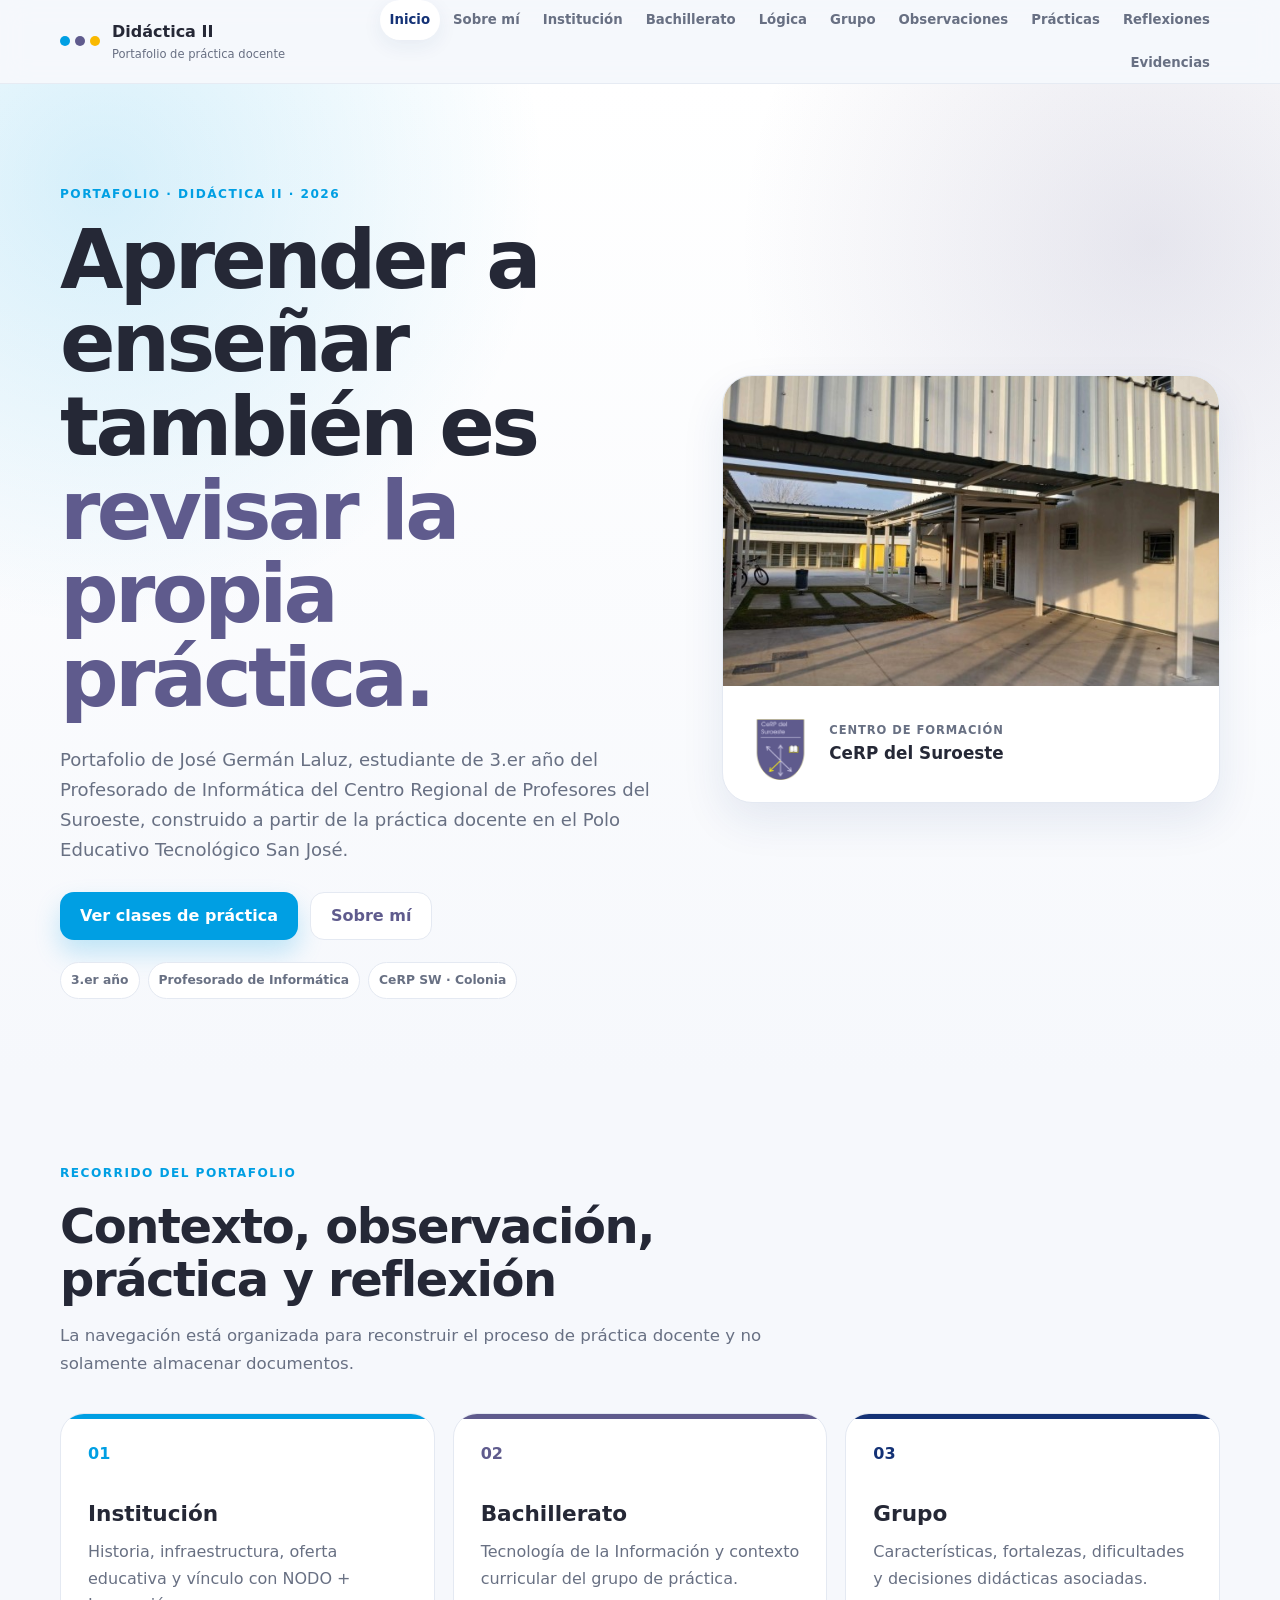
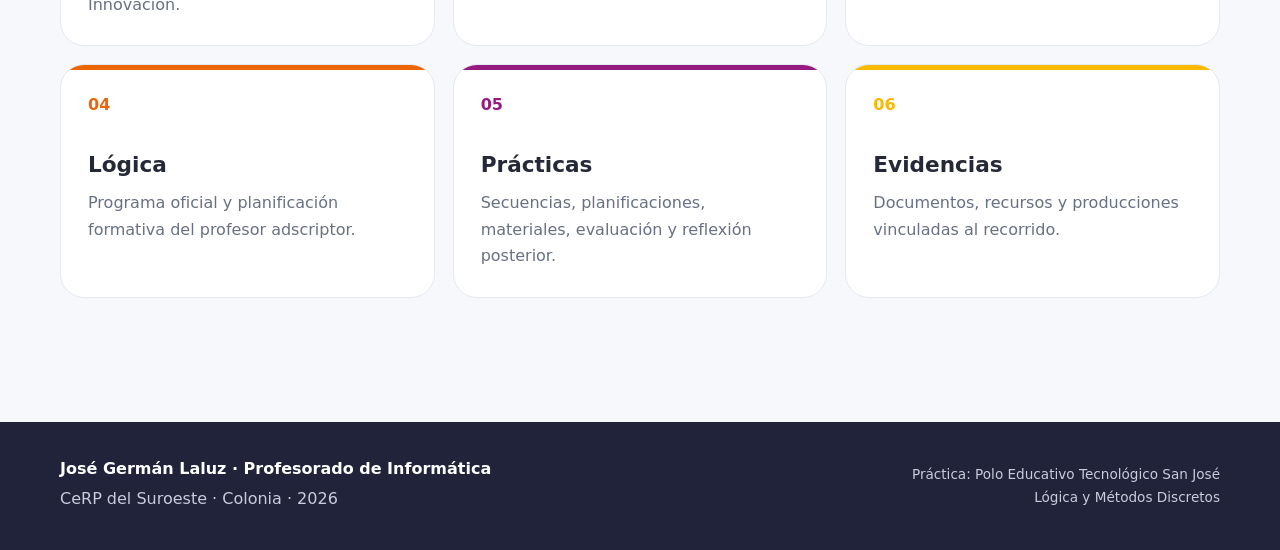
<file: index.html>
<!doctype html>
<html lang="es">
<head>
  <meta charset="utf-8">
  <meta name="viewport" content="width=device-width,initial-scale=1">
  <meta name="description" content="Portafolio de Didáctica II - José Germán Laluz">
  <title>Inicio | Didáctica II</title>
  <link rel="stylesheet" href="css/estilos.css?v=2">
</head>
<body>
<header class="site-header">
  <div class="container nav-wrap">
    <a class="brand" href="index.html">
      <span class="brand-mark"><i></i><i></i><i></i></span>
      <span><strong>Didáctica II</strong><small>Portafolio de práctica docente</small></span>
    </a>
    <button class="menu-toggle" aria-label="Abrir menú" aria-expanded="false"><span></span><span></span><span></span></button>
    <nav class="main-nav"><a href="index.html" class="active">Inicio</a>
<a href="sobre-mi.html">Sobre mí</a>
<a href="institucion.html">Institución</a>
<a href="bachillerato.html">Bachillerato</a>
<a href="logica.html">Lógica</a>
<a href="grupo.html">Grupo</a>
<a href="observaciones.html">Observaciones</a>
<a href="practicas.html">Prácticas</a>
<a href="reflexiones.html">Reflexiones</a>
<a href="evidencias.html">Evidencias</a></nav>
  </div>
</header>
<main>

<section class="hero hero-home">
  <div class="hero-bg"></div>
  <div class="container hero-grid">
    <div class="hero-copy reveal">
      <span class="eyebrow">PORTAFOLIO · DIDÁCTICA II · 2026</span>
      <h1>Aprender a enseñar también es <span>revisar la propia práctica.</span></h1>
      <p class="lead">
        Portafolio de José Germán Laluz, estudiante de 3.er año del Profesorado de Informática
        del Centro Regional de Profesores del Suroeste, construido a partir de la práctica
        docente en el Polo Educativo Tecnológico San José.
      </p>
      <div class="hero-actions">
        <a class="btn btn-primary" href="practicas.html">Ver clases de práctica</a>
        <a class="btn btn-secondary" href="sobre-mi.html">Sobre mí</a>
      </div>
      <div class="meta-row">
        <span>3.er año</span><span>Profesorado de Informática</span><span>CeRP SW · Colonia</span>
      </div>
    </div>

    <div class="cover-card reveal">
      <div class="cover-photo">
        <img src="assets/img/fachada-pet.jpg" alt="Fachada del Polo Educativo Tecnológico San José"
             onerror="this.parentElement.classList.add('missing')">
        <div class="missing-photo">
          <strong>Foto de fachada</strong>
          <span>Subir como assets/img/fachada-pet.jpg</span>
        </div>
      </div>
      <div class="cover-brand">
        <img src="assets/img/logo-cerp.png" alt="Logo CeRP del Suroeste">
        <div>
          <span>Centro de formación</span>
          <strong>CeRP del Suroeste</strong>
        </div>
      </div>
    </div>
  </div>
</section>

<section class="section">
  <div class="container">
    <div class="section-heading reveal">
      <span class="eyebrow">RECORRIDO DEL PORTAFOLIO</span>
      <h2>Contexto, observación, práctica y reflexión</h2>
      <p>La navegación está organizada para reconstruir el proceso de práctica docente y no solamente almacenar documentos.</p>
    </div>

    <div class="card-grid">
      <a class="feature-card accent-cyan reveal" href="institucion.html">
        <span>01</span><h3>Institución</h3>
        <p>Historia, infraestructura, oferta educativa y vínculo con NODO + Innovación.</p>
      </a>
      <a class="feature-card accent-purple reveal" href="bachillerato.html">
        <span>02</span><h3>Bachillerato</h3>
        <p>Tecnología de la Información y contexto curricular del grupo de práctica.</p>
      </a>
      <a class="feature-card accent-blue reveal" href="grupo.html">
        <span>03</span><h3>Grupo</h3>
        <p>Características, fortalezas, dificultades y decisiones didácticas asociadas.</p>
      </a>
      <a class="feature-card accent-orange reveal" href="logica.html">
        <span>04</span><h3>Lógica</h3>
        <p>Programa oficial y planificación formativa del profesor adscriptor.</p>
      </a>
      <a class="feature-card accent-magenta reveal" href="practicas.html">
        <span>05</span><h3>Prácticas</h3>
        <p>Secuencias, planificaciones, materiales, evaluación y reflexión posterior.</p>
      </a>
      <a class="feature-card accent-yellow reveal" href="evidencias.html">
        <span>06</span><h3>Evidencias</h3>
        <p>Documentos, recursos y producciones vinculadas al recorrido.</p>
      </a>
    </div>
  </div>
</section>

</main>
<footer class="site-footer">
  <div class="container footer-grid">
    <div>
      <strong>José Germán Laluz · Profesorado de Informática</strong>
      <p>CeRP del Suroeste · Colonia · 2026</p>
    </div>
    <div class="footer-right">
      <span>Práctica: Polo Educativo Tecnológico San José</span>
      <span>Lógica y Métodos Discretos</span>
    </div>
  </div>
</footer>
<script src="js/sitio.js?v=2"></script>
</body>
</html>
</file>
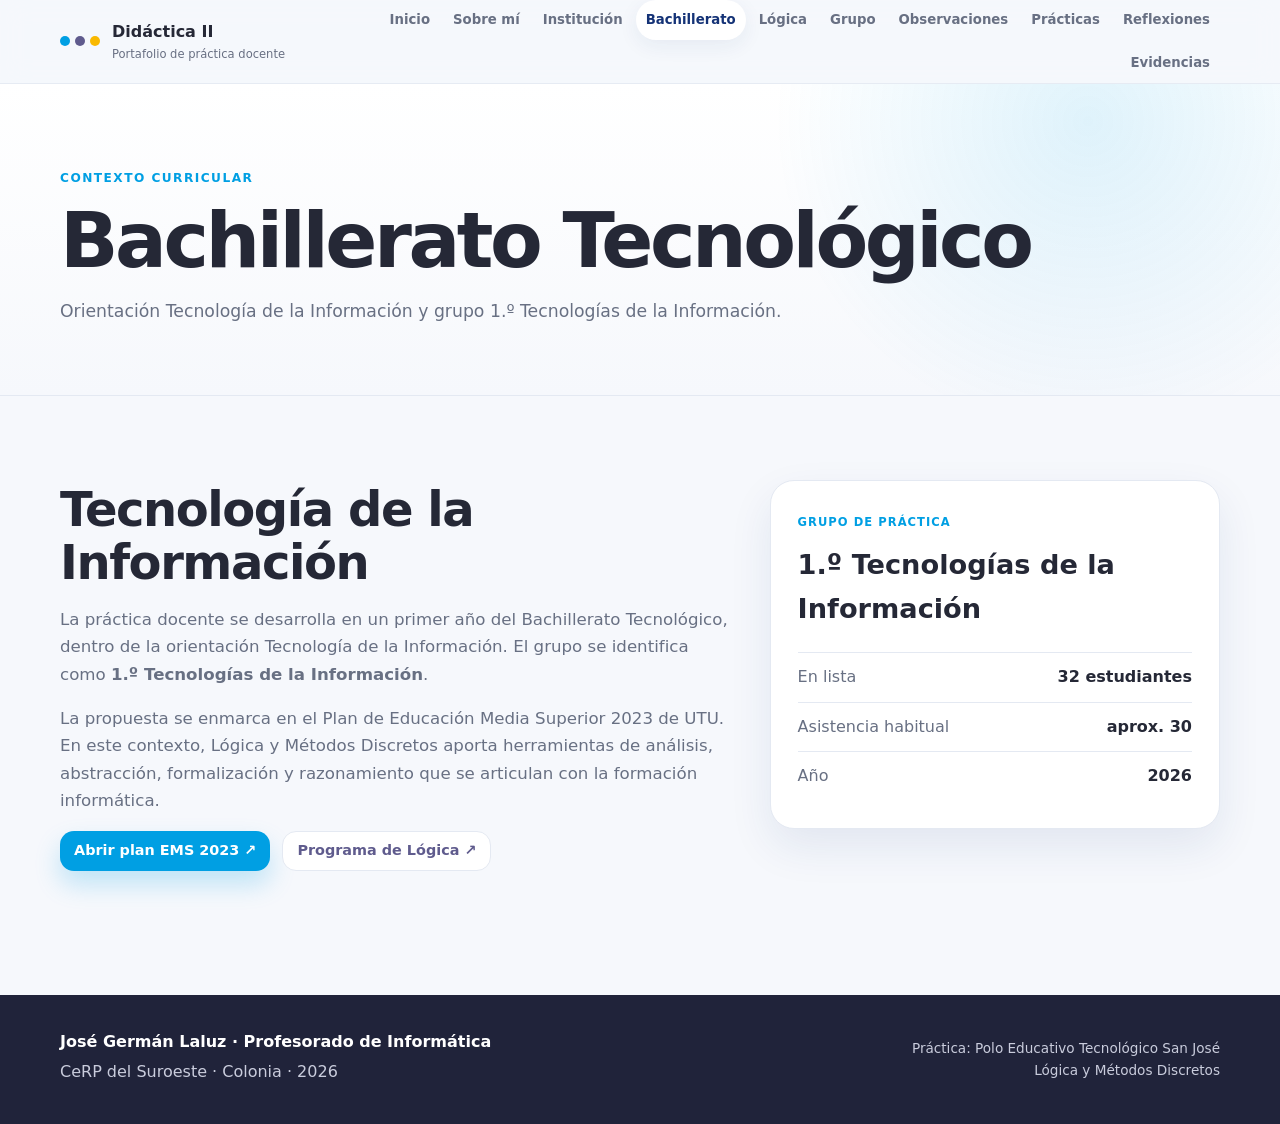
<file: bachillerato.html>
<!doctype html>
<html lang="es">
<head>
  <meta charset="utf-8">
  <meta name="viewport" content="width=device-width,initial-scale=1">
  <meta name="description" content="Portafolio de Didáctica II - José Germán Laluz">
  <title>Bachillerato | Didáctica II</title>
  <link rel="stylesheet" href="css/estilos.css?v=2">
</head>
<body>
<header class="site-header">
  <div class="container nav-wrap">
    <a class="brand" href="index.html">
      <span class="brand-mark"><i></i><i></i><i></i></span>
      <span><strong>Didáctica II</strong><small>Portafolio de práctica docente</small></span>
    </a>
    <button class="menu-toggle" aria-label="Abrir menú" aria-expanded="false"><span></span><span></span><span></span></button>
    <nav class="main-nav"><a href="index.html">Inicio</a>
<a href="sobre-mi.html">Sobre mí</a>
<a href="institucion.html">Institución</a>
<a href="bachillerato.html" class="active">Bachillerato</a>
<a href="logica.html">Lógica</a>
<a href="grupo.html">Grupo</a>
<a href="observaciones.html">Observaciones</a>
<a href="practicas.html">Prácticas</a>
<a href="reflexiones.html">Reflexiones</a>
<a href="evidencias.html">Evidencias</a></nav>
  </div>
</header>
<main>

<section class="page-hero">
  <div class="container">
    <span class="eyebrow">CONTEXTO CURRICULAR</span>
    <h1>Bachillerato Tecnológico</h1>
    <p>Orientación Tecnología de la Información y grupo 1.º Tecnologías de la Información.</p>
  </div>
</section>

<section class="section">
  <div class="container content-grid">
    <article class="prose reveal">
      <h2>Tecnología de la Información</h2>
      <p>
        La práctica docente se desarrolla en un primer año del Bachillerato Tecnológico,
        dentro de la orientación Tecnología de la Información. El grupo se identifica como
        <strong>1.º Tecnologías de la Información</strong>.
      </p>
      <p>
        La propuesta se enmarca en el Plan de Educación Media Superior 2023 de UTU.
        En este contexto, Lógica y Métodos Discretos aporta herramientas de análisis,
        abstracción, formalización y razonamiento que se articulan con la formación informática.
      </p>

      <div class="link-row">
        <a class="btn btn-primary small" href="https://planeamientoeducativo.utu.edu.uy/sites/planeamientoeducativo.utu.edu.uy/files/2026-03/Plan_EMS_2023_v3.pdf" target="_blank" rel="noopener">Abrir plan EMS 2023 ↗</a>
        <a class="btn btn-secondary small" href="https://planeamientoeducativo.utu.edu.uy/sites/planeamientoeducativo.utu.edu.uy/files/2024-02/TT009_LogMetDisc_v3.pdf" target="_blank" rel="noopener">Programa de Lógica ↗</a>
      </div>
    </article>

    <aside class="summary-card reveal">
      <span class="summary-label">Grupo de práctica</span>
      <strong>1.º Tecnologías de la Información</strong>
      <div class="summary-line"><span>En lista</span><b>32 estudiantes</b></div>
      <div class="summary-line"><span>Asistencia habitual</span><b>aprox. 30</b></div>
      <div class="summary-line"><span>Año</span><b>2026</b></div>
    </aside>
  </div>
</section>

</main>
<footer class="site-footer">
  <div class="container footer-grid">
    <div>
      <strong>José Germán Laluz · Profesorado de Informática</strong>
      <p>CeRP del Suroeste · Colonia · 2026</p>
    </div>
    <div class="footer-right">
      <span>Práctica: Polo Educativo Tecnológico San José</span>
      <span>Lógica y Métodos Discretos</span>
    </div>
  </div>
</footer>
<script src="js/sitio.js?v=2"></script>
</body>
</html>
</file>
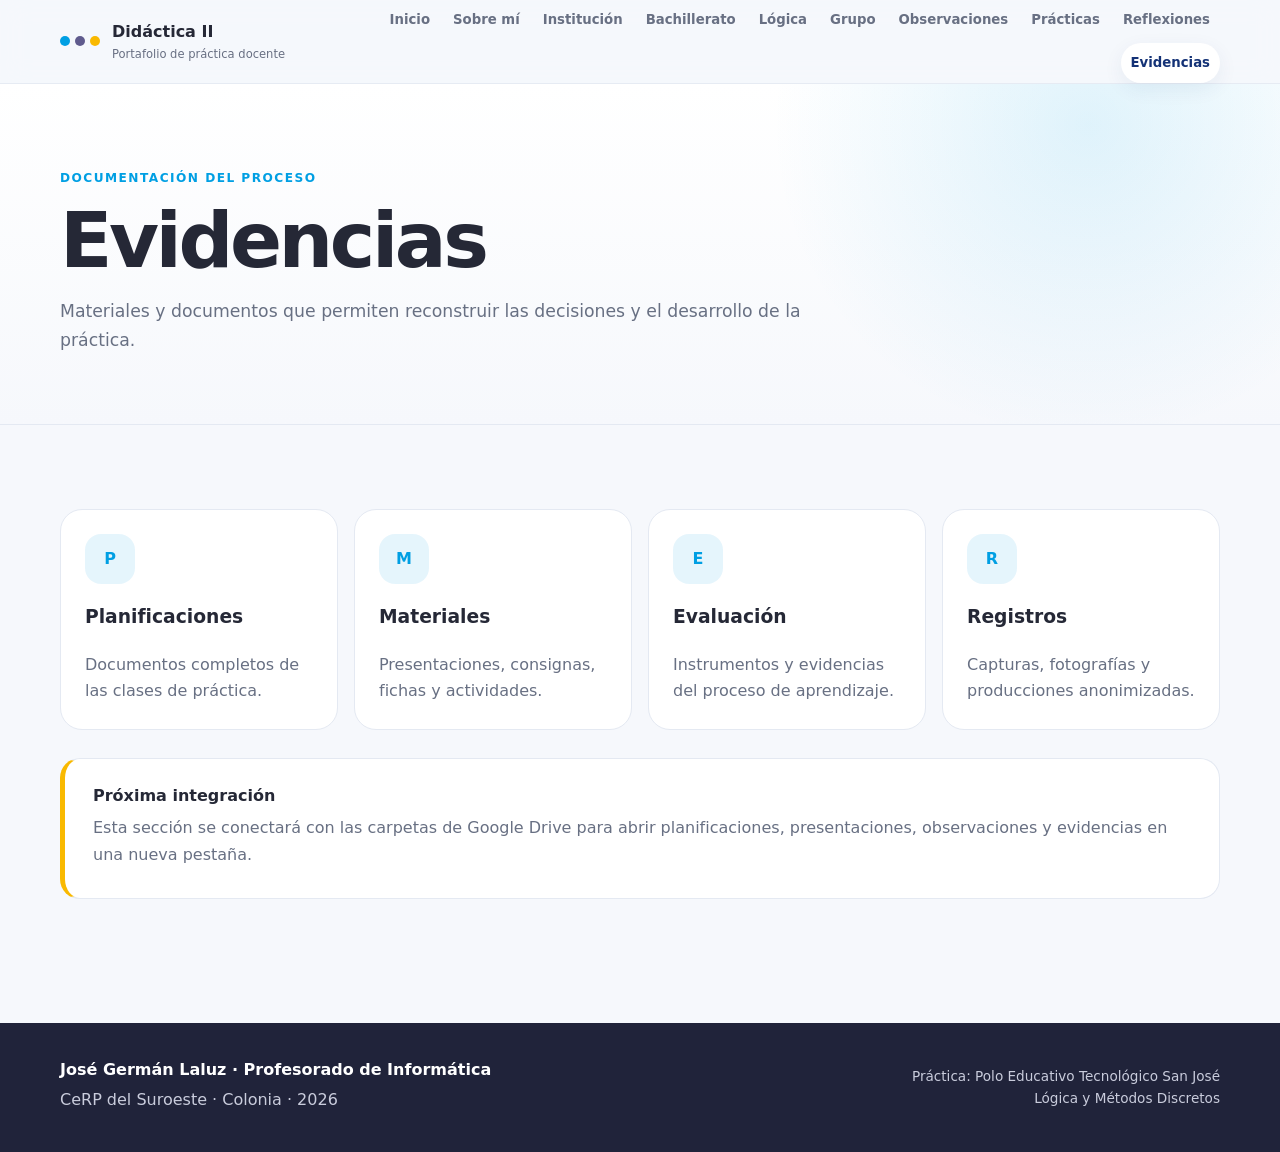
<file: evidencias.html>
<!doctype html>
<html lang="es">
<head>
  <meta charset="utf-8">
  <meta name="viewport" content="width=device-width,initial-scale=1">
  <meta name="description" content="Portafolio de Didáctica II - José Germán Laluz">
  <title>Evidencias | Didáctica II</title>
  <link rel="stylesheet" href="css/estilos.css?v=2">
</head>
<body>
<header class="site-header">
  <div class="container nav-wrap">
    <a class="brand" href="index.html">
      <span class="brand-mark"><i></i><i></i><i></i></span>
      <span><strong>Didáctica II</strong><small>Portafolio de práctica docente</small></span>
    </a>
    <button class="menu-toggle" aria-label="Abrir menú" aria-expanded="false"><span></span><span></span><span></span></button>
    <nav class="main-nav"><a href="index.html">Inicio</a>
<a href="sobre-mi.html">Sobre mí</a>
<a href="institucion.html">Institución</a>
<a href="bachillerato.html">Bachillerato</a>
<a href="logica.html">Lógica</a>
<a href="grupo.html">Grupo</a>
<a href="observaciones.html">Observaciones</a>
<a href="practicas.html">Prácticas</a>
<a href="reflexiones.html">Reflexiones</a>
<a href="evidencias.html" class="active">Evidencias</a></nav>
  </div>
</header>
<main>

<section class="page-hero">
  <div class="container">
    <span class="eyebrow">DOCUMENTACIÓN DEL PROCESO</span>
    <h1>Evidencias</h1>
    <p>Materiales y documentos que permiten reconstruir las decisiones y el desarrollo de la práctica.</p>
  </div>
</section>

<section class="section">
  <div class="container evidence-grid">
    <article class="evidence-card reveal"><span class="evidence-icon">P</span><h3>Planificaciones</h3><p>Documentos completos de las clases de práctica.</p></article>
    <article class="evidence-card reveal"><span class="evidence-icon">M</span><h3>Materiales</h3><p>Presentaciones, consignas, fichas y actividades.</p></article>
    <article class="evidence-card reveal"><span class="evidence-icon">E</span><h3>Evaluación</h3><p>Instrumentos y evidencias del proceso de aprendizaje.</p></article>
    <article class="evidence-card reveal"><span class="evidence-icon">R</span><h3>Registros</h3><p>Capturas, fotografías y producciones anonimizadas.</p></article>
  </div>

  <div class="container">
    <div class="callout reveal">
      <strong>Próxima integración</strong>
      <p>
        Esta sección se conectará con las carpetas de Google Drive para abrir planificaciones,
        presentaciones, observaciones y evidencias en una nueva pestaña.
      </p>
    </div>
  </div>
</section>

</main>
<footer class="site-footer">
  <div class="container footer-grid">
    <div>
      <strong>José Germán Laluz · Profesorado de Informática</strong>
      <p>CeRP del Suroeste · Colonia · 2026</p>
    </div>
    <div class="footer-right">
      <span>Práctica: Polo Educativo Tecnológico San José</span>
      <span>Lógica y Métodos Discretos</span>
    </div>
  </div>
</footer>
<script src="js/sitio.js?v=2"></script>
</body>
</html>
</file>
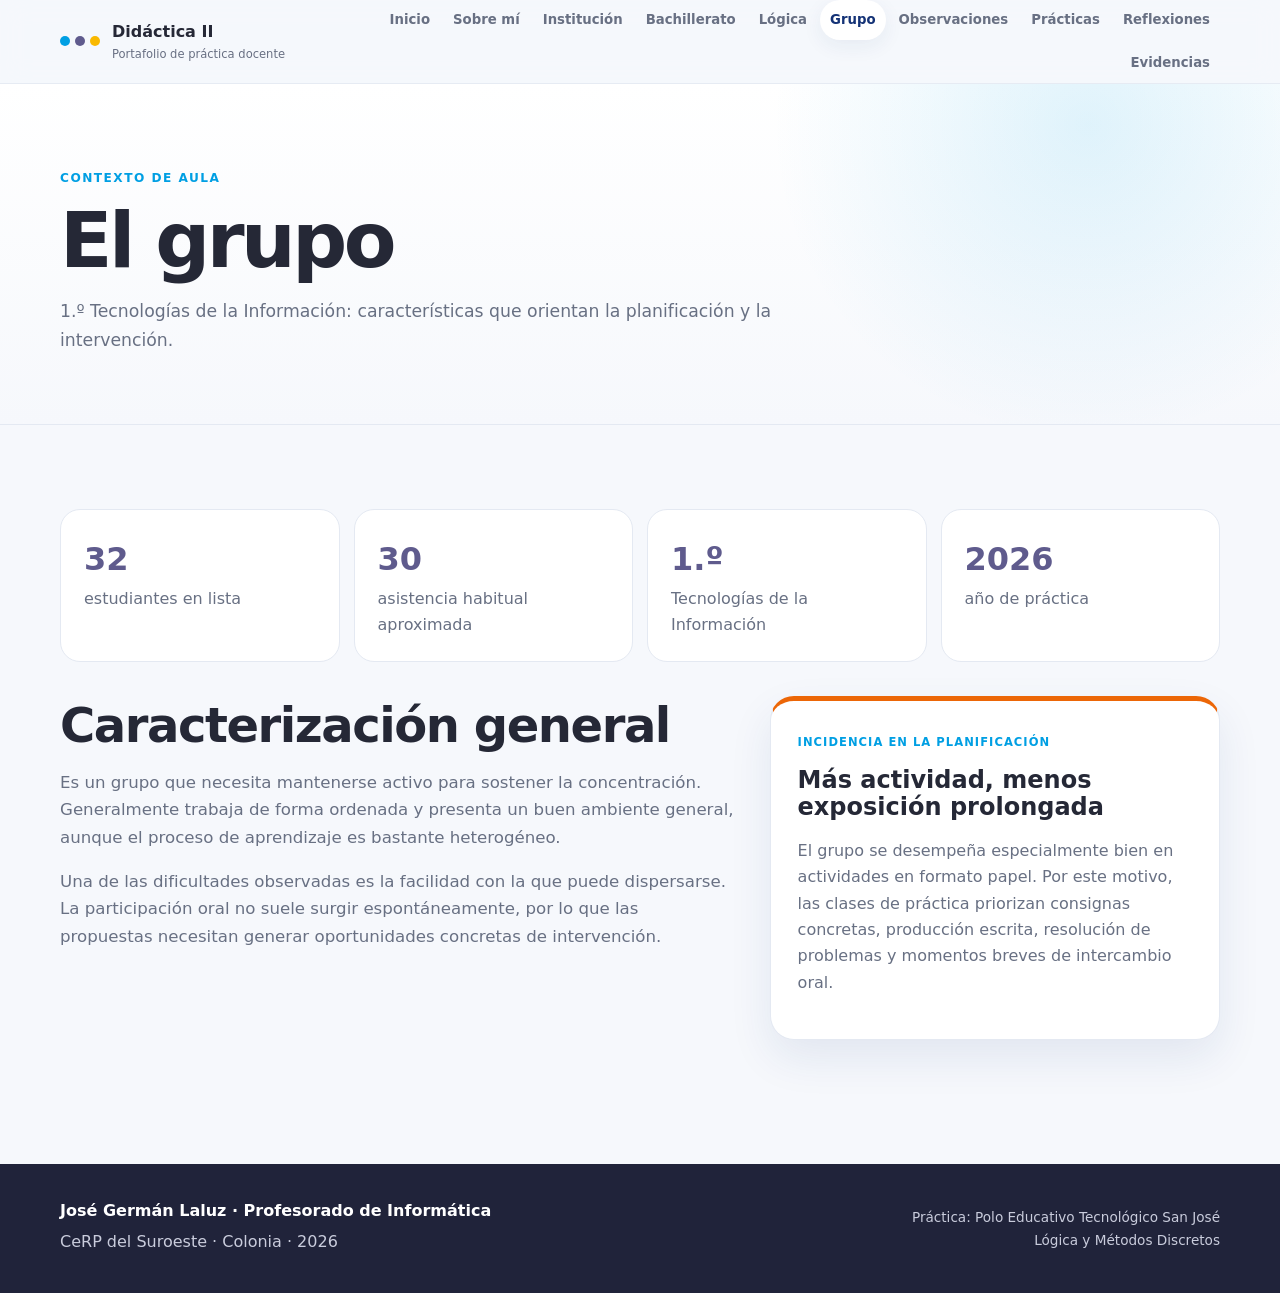
<file: grupo.html>
<!doctype html>
<html lang="es">
<head>
  <meta charset="utf-8">
  <meta name="viewport" content="width=device-width,initial-scale=1">
  <meta name="description" content="Portafolio de Didáctica II - José Germán Laluz">
  <title>Grupo | Didáctica II</title>
  <link rel="stylesheet" href="css/estilos.css?v=2">
</head>
<body>
<header class="site-header">
  <div class="container nav-wrap">
    <a class="brand" href="index.html">
      <span class="brand-mark"><i></i><i></i><i></i></span>
      <span><strong>Didáctica II</strong><small>Portafolio de práctica docente</small></span>
    </a>
    <button class="menu-toggle" aria-label="Abrir menú" aria-expanded="false"><span></span><span></span><span></span></button>
    <nav class="main-nav"><a href="index.html">Inicio</a>
<a href="sobre-mi.html">Sobre mí</a>
<a href="institucion.html">Institución</a>
<a href="bachillerato.html">Bachillerato</a>
<a href="logica.html">Lógica</a>
<a href="grupo.html" class="active">Grupo</a>
<a href="observaciones.html">Observaciones</a>
<a href="practicas.html">Prácticas</a>
<a href="reflexiones.html">Reflexiones</a>
<a href="evidencias.html">Evidencias</a></nav>
  </div>
</header>
<main>

<section class="page-hero">
  <div class="container">
    <span class="eyebrow">CONTEXTO DE AULA</span>
    <h1>El grupo</h1>
    <p>1.º Tecnologías de la Información: características que orientan la planificación y la intervención.</p>
  </div>
</section>

<section class="section">
  <div class="container">
    <div class="stat-grid">
      <div class="stat-card reveal"><strong>32</strong><span>estudiantes en lista</span></div>
      <div class="stat-card reveal"><strong>30</strong><span>asistencia habitual aproximada</span></div>
      <div class="stat-card reveal"><strong>1.º</strong><span>Tecnologías de la Información</span></div>
      <div class="stat-card reveal"><strong>2026</strong><span>año de práctica</span></div>
    </div>

    <div class="content-grid top-gap">
      <article class="prose reveal">
        <h2>Caracterización general</h2>
        <p>
          Es un grupo que necesita mantenerse activo para sostener la concentración.
          Generalmente trabaja de forma ordenada y presenta un buen ambiente general,
          aunque el proceso de aprendizaje es bastante heterogéneo.
        </p>
        <p>
          Una de las dificultades observadas es la facilidad con la que puede dispersarse.
          La participación oral no suele surgir espontáneamente, por lo que las propuestas
          necesitan generar oportunidades concretas de intervención.
        </p>
      </article>

      <aside class="decision-card reveal">
        <span class="summary-label">Incidencia en la planificación</span>
        <h3>Más actividad, menos exposición prolongada</h3>
        <p>
          El grupo se desempeña especialmente bien en actividades en formato papel.
          Por este motivo, las clases de práctica priorizan consignas concretas,
          producción escrita, resolución de problemas y momentos breves de intercambio oral.
        </p>
      </aside>
    </div>
  </div>
</section>

</main>
<footer class="site-footer">
  <div class="container footer-grid">
    <div>
      <strong>José Germán Laluz · Profesorado de Informática</strong>
      <p>CeRP del Suroeste · Colonia · 2026</p>
    </div>
    <div class="footer-right">
      <span>Práctica: Polo Educativo Tecnológico San José</span>
      <span>Lógica y Métodos Discretos</span>
    </div>
  </div>
</footer>
<script src="js/sitio.js?v=2"></script>
</body>
</html>
</file>
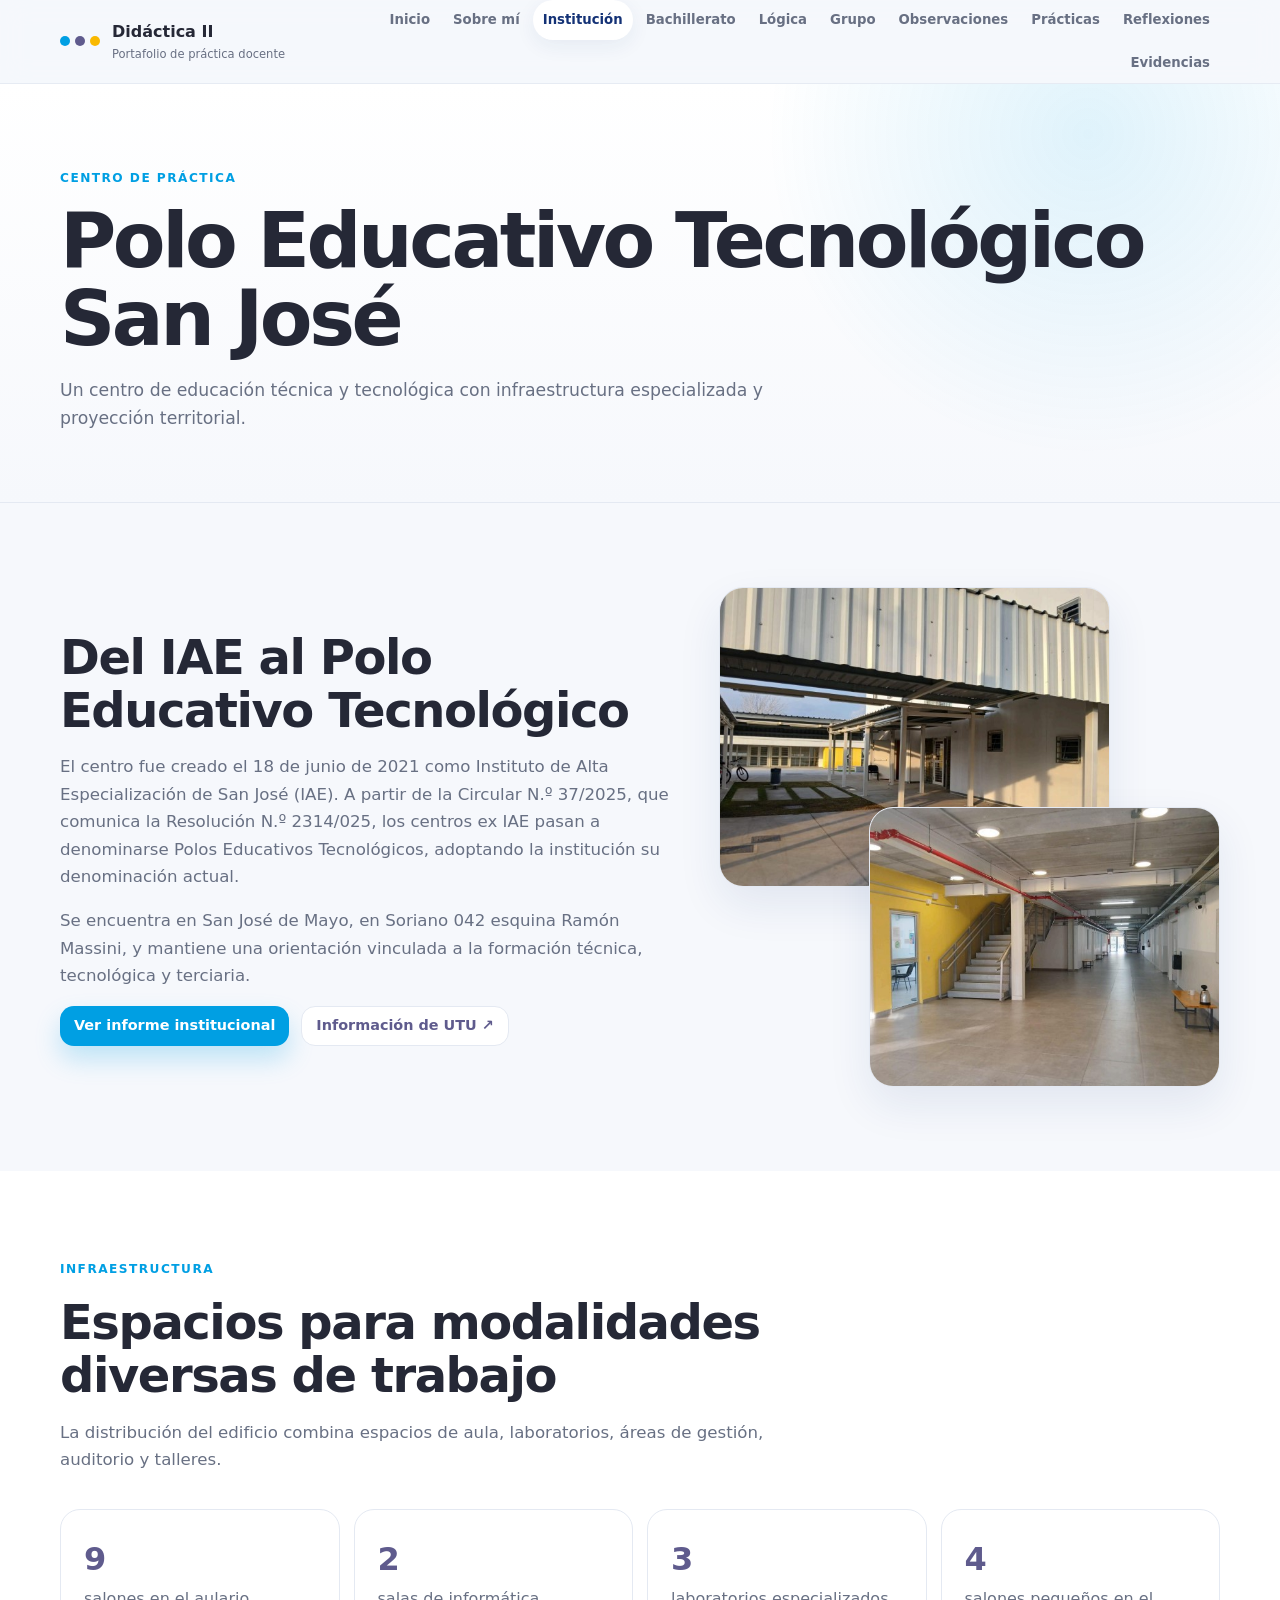
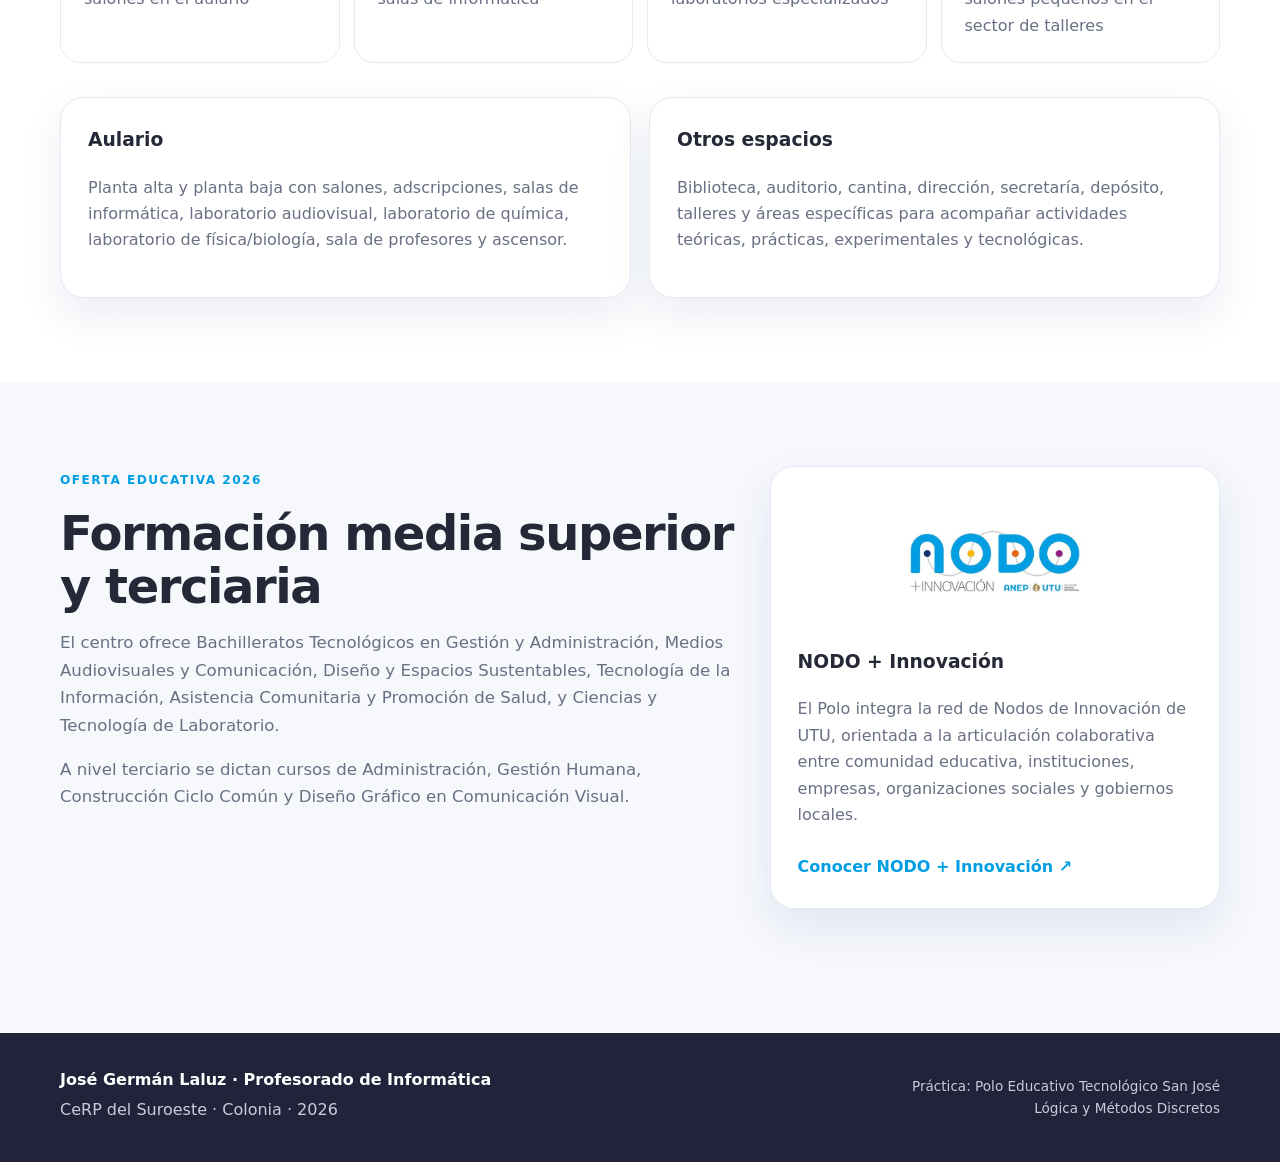
<file: institucion.html>
<!doctype html>
<html lang="es">
<head>
  <meta charset="utf-8">
  <meta name="viewport" content="width=device-width,initial-scale=1">
  <meta name="description" content="Portafolio de Didáctica II - José Germán Laluz">
  <title>Institución | Didáctica II</title>
  <link rel="stylesheet" href="css/estilos.css?v=2">
</head>
<body>
<header class="site-header">
  <div class="container nav-wrap">
    <a class="brand" href="index.html">
      <span class="brand-mark"><i></i><i></i><i></i></span>
      <span><strong>Didáctica II</strong><small>Portafolio de práctica docente</small></span>
    </a>
    <button class="menu-toggle" aria-label="Abrir menú" aria-expanded="false"><span></span><span></span><span></span></button>
    <nav class="main-nav"><a href="index.html">Inicio</a>
<a href="sobre-mi.html">Sobre mí</a>
<a href="institucion.html" class="active">Institución</a>
<a href="bachillerato.html">Bachillerato</a>
<a href="logica.html">Lógica</a>
<a href="grupo.html">Grupo</a>
<a href="observaciones.html">Observaciones</a>
<a href="practicas.html">Prácticas</a>
<a href="reflexiones.html">Reflexiones</a>
<a href="evidencias.html">Evidencias</a></nav>
  </div>
</header>
<main>

<section class="page-hero">
  <div class="container">
    <span class="eyebrow">CENTRO DE PRÁCTICA</span>
    <h1>Polo Educativo Tecnológico San José</h1>
    <p>Un centro de educación técnica y tecnológica con infraestructura especializada y proyección territorial.</p>
  </div>
</section>

<section class="section">
  <div class="container">
    <div class="institution-intro">
      <article class="prose reveal">
        <h2>Del IAE al Polo Educativo Tecnológico</h2>
        <p>
          El centro fue creado el 18 de junio de 2021 como Instituto de Alta Especialización de San José (IAE).
          A partir de la Circular N.º 37/2025, que comunica la Resolución N.º 2314/025, los centros ex IAE
          pasan a denominarse Polos Educativos Tecnológicos, adoptando la institución su denominación actual.
        </p>
        <p>
          Se encuentra en San José de Mayo, en Soriano 042 esquina Ramón Massini, y mantiene una orientación
          vinculada a la formación técnica, tecnológica y terciaria.
        </p>
        <div class="link-row">
          <a class="btn btn-primary small" href="assets/documentos/informe-pet-san-jose.pdf" target="_blank" rel="noopener">Ver informe institucional</a>
          <a class="btn btn-secondary small" href="https://www.utu.edu.uy/instituto-de-alta-especializacion-de-san-jose/" target="_blank" rel="noopener">Información de UTU ↗</a>
        </div>
      </article>

      <div class="photo-stack reveal">
        <div class="photo-frame">
          <img src="assets/img/fachada-pet.jpg" alt="Fachada del Polo Educativo Tecnológico San José"
               onerror="this.parentElement.classList.add('missing')">
          <div class="missing-photo"><strong>Foto de fachada</strong><span>fachada-pet.jpg</span></div>
        </div>
        <div class="photo-frame offset">
          <img src="assets/img/interior-pet.jpg" alt="Interior del Polo Educativo Tecnológico San José"
               onerror="this.parentElement.classList.add('missing')">
          <div class="missing-photo"><strong>Foto interior</strong><span>interior-pet.jpg</span></div>
        </div>
      </div>
    </div>
  </div>
</section>

<section class="section section-soft">
  <div class="container">
    <div class="section-heading reveal">
      <span class="eyebrow">INFRAESTRUCTURA</span>
      <h2>Espacios para modalidades diversas de trabajo</h2>
      <p>La distribución del edificio combina espacios de aula, laboratorios, áreas de gestión, auditorio y talleres.</p>
    </div>

    <div class="stat-grid">
      <div class="stat-card reveal"><strong>9</strong><span>salones en el aulario</span></div>
      <div class="stat-card reveal"><strong>2</strong><span>salas de informática</span></div>
      <div class="stat-card reveal"><strong>3</strong><span>laboratorios especializados</span></div>
      <div class="stat-card reveal"><strong>4</strong><span>salones pequeños en el sector de talleres</span></div>
    </div>

    <div class="info-columns top-gap">
      <article class="info-card reveal">
        <h3>Aulario</h3>
        <p>
          Planta alta y planta baja con salones, adscripciones, salas de informática,
          laboratorio audiovisual, laboratorio de química, laboratorio de física/biología,
          sala de profesores y ascensor.
        </p>
      </article>
      <article class="info-card reveal">
        <h3>Otros espacios</h3>
        <p>
          Biblioteca, auditorio, cantina, dirección, secretaría, depósito, talleres y
          áreas específicas para acompañar actividades teóricas, prácticas, experimentales y tecnológicas.
        </p>
      </article>
    </div>
  </div>
</section>

<section class="section">
  <div class="container content-grid">
    <article class="prose reveal">
      <span class="eyebrow">OFERTA EDUCATIVA 2026</span>
      <h2>Formación media superior y terciaria</h2>
      <p>
        El centro ofrece Bachilleratos Tecnológicos en Gestión y Administración, Medios Audiovisuales y Comunicación,
        Diseño y Espacios Sustentables, Tecnología de la Información, Asistencia Comunitaria y Promoción de Salud,
        y Ciencias y Tecnología de Laboratorio.
      </p>
      <p>
        A nivel terciario se dictan cursos de Administración, Gestión Humana, Construcción Ciclo Común y
        Diseño Gráfico en Comunicación Visual.
      </p>
    </article>

    <aside class="node-card reveal">
      <img src="assets/img/logo-nodo.png" alt="NODO + Innovación">
      <h3>NODO + Innovación</h3>
      <p>
        El Polo integra la red de Nodos de Innovación de UTU, orientada a la articulación colaborativa
        entre comunidad educativa, instituciones, empresas, organizaciones sociales y gobiernos locales.
      </p>
      <a class="text-link" href="https://innovacion.utu.edu.uy/" target="_blank" rel="noopener">Conocer NODO + Innovación ↗</a>
    </aside>
  </div>
</section>

</main>
<footer class="site-footer">
  <div class="container footer-grid">
    <div>
      <strong>José Germán Laluz · Profesorado de Informática</strong>
      <p>CeRP del Suroeste · Colonia · 2026</p>
    </div>
    <div class="footer-right">
      <span>Práctica: Polo Educativo Tecnológico San José</span>
      <span>Lógica y Métodos Discretos</span>
    </div>
  </div>
</footer>
<script src="js/sitio.js?v=2"></script>
</body>
</html>
</file>
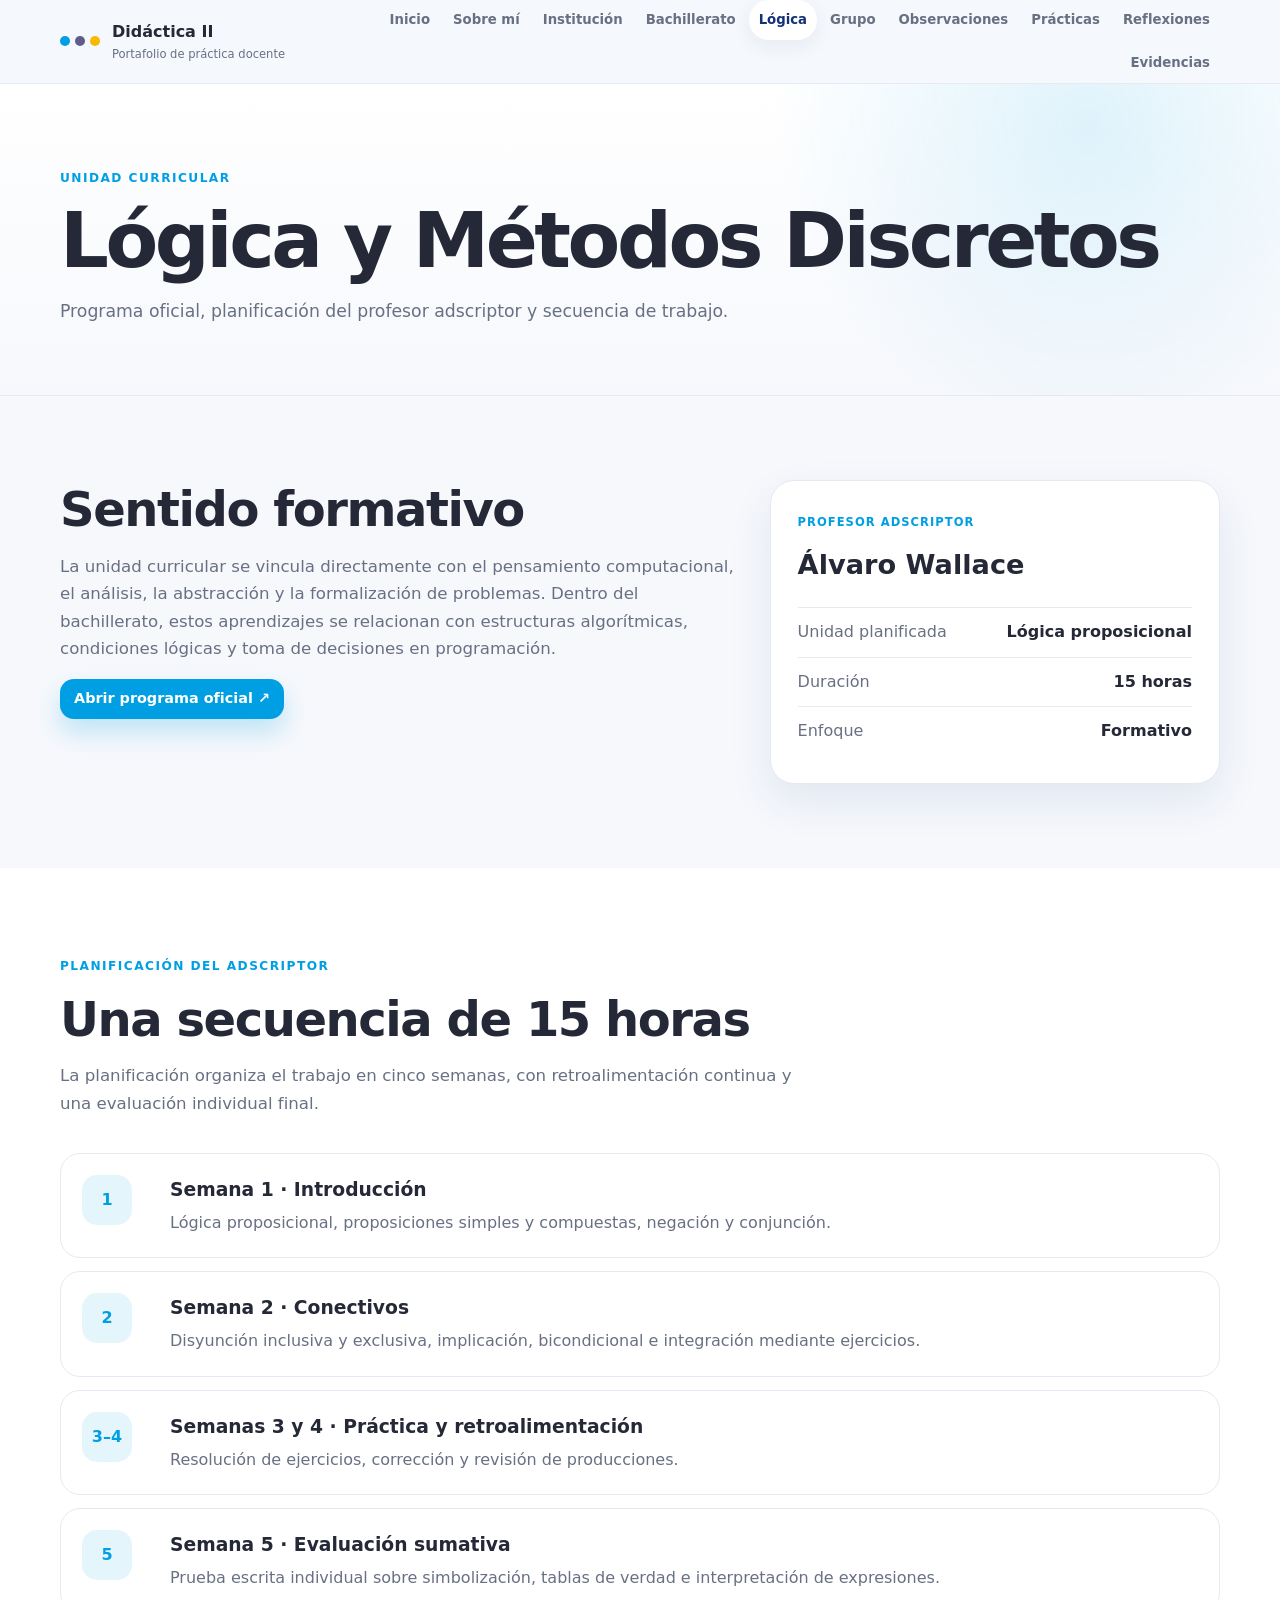
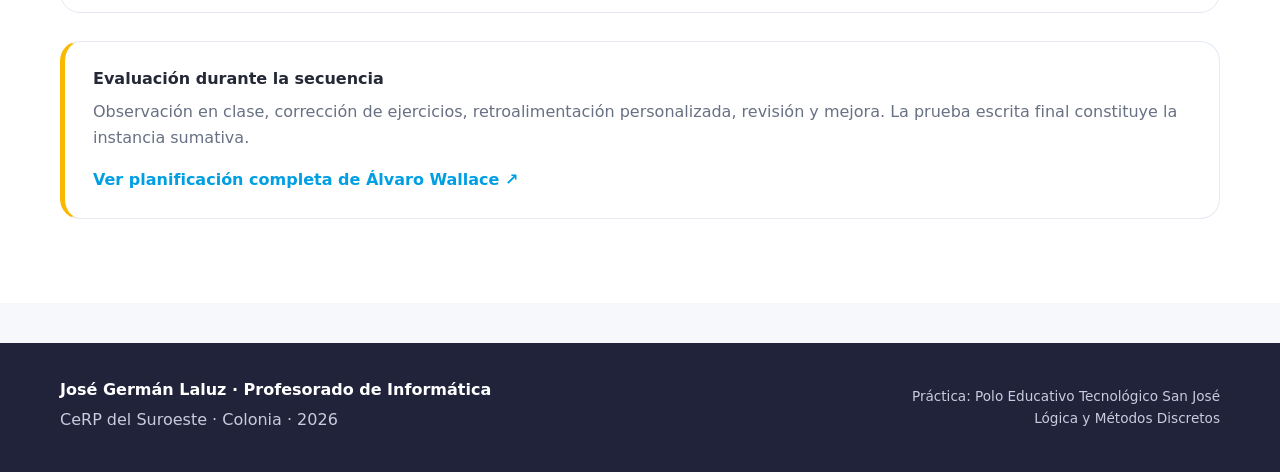
<file: logica.html>
<!doctype html>
<html lang="es">
<head>
  <meta charset="utf-8">
  <meta name="viewport" content="width=device-width,initial-scale=1">
  <meta name="description" content="Portafolio de Didáctica II - José Germán Laluz">
  <title>Lógica | Didáctica II</title>
  <link rel="stylesheet" href="css/estilos.css?v=2">
</head>
<body>
<header class="site-header">
  <div class="container nav-wrap">
    <a class="brand" href="index.html">
      <span class="brand-mark"><i></i><i></i><i></i></span>
      <span><strong>Didáctica II</strong><small>Portafolio de práctica docente</small></span>
    </a>
    <button class="menu-toggle" aria-label="Abrir menú" aria-expanded="false"><span></span><span></span><span></span></button>
    <nav class="main-nav"><a href="index.html">Inicio</a>
<a href="sobre-mi.html">Sobre mí</a>
<a href="institucion.html">Institución</a>
<a href="bachillerato.html">Bachillerato</a>
<a href="logica.html" class="active">Lógica</a>
<a href="grupo.html">Grupo</a>
<a href="observaciones.html">Observaciones</a>
<a href="practicas.html">Prácticas</a>
<a href="reflexiones.html">Reflexiones</a>
<a href="evidencias.html">Evidencias</a></nav>
  </div>
</header>
<main>

<section class="page-hero">
  <div class="container">
    <span class="eyebrow">UNIDAD CURRICULAR</span>
    <h1>Lógica y Métodos Discretos</h1>
    <p>Programa oficial, planificación del profesor adscriptor y secuencia de trabajo.</p>
  </div>
</section>

<section class="section">
  <div class="container content-grid">
    <article class="prose reveal">
      <h2>Sentido formativo</h2>
      <p>
        La unidad curricular se vincula directamente con el pensamiento computacional,
        el análisis, la abstracción y la formalización de problemas. Dentro del bachillerato,
        estos aprendizajes se relacionan con estructuras algorítmicas, condiciones lógicas
        y toma de decisiones en programación.
      </p>
      <a class="btn btn-primary small" href="https://planeamientoeducativo.utu.edu.uy/sites/planeamientoeducativo.utu.edu.uy/files/2024-02/TT009_LogMetDisc_v3.pdf" target="_blank" rel="noopener">Abrir programa oficial ↗</a>
    </article>

    <aside class="summary-card reveal">
      <span class="summary-label">Profesor adscriptor</span>
      <strong>Álvaro Wallace</strong>
      <div class="summary-line"><span>Unidad planificada</span><b>Lógica proposicional</b></div>
      <div class="summary-line"><span>Duración</span><b>15 horas</b></div>
      <div class="summary-line"><span>Enfoque</span><b>Formativo</b></div>
    </aside>
  </div>
</section>

<section class="section section-soft">
  <div class="container">
    <div class="section-heading reveal">
      <span class="eyebrow">PLANIFICACIÓN DEL ADSCRIPTOR</span>
      <h2>Una secuencia de 15 horas</h2>
      <p>La planificación organiza el trabajo en cinco semanas, con retroalimentación continua y una evaluación individual final.</p>
    </div>

    <div class="timeline">
      <div class="timeline-item reveal">
        <span>1</span><div><h3>Semana 1 · Introducción</h3><p>Lógica proposicional, proposiciones simples y compuestas, negación y conjunción.</p></div>
      </div>
      <div class="timeline-item reveal">
        <span>2</span><div><h3>Semana 2 · Conectivos</h3><p>Disyunción inclusiva y exclusiva, implicación, bicondicional e integración mediante ejercicios.</p></div>
      </div>
      <div class="timeline-item reveal">
        <span>3–4</span><div><h3>Semanas 3 y 4 · Práctica y retroalimentación</h3><p>Resolución de ejercicios, corrección y revisión de producciones.</p></div>
      </div>
      <div class="timeline-item reveal">
        <span>5</span><div><h3>Semana 5 · Evaluación sumativa</h3><p>Prueba escrita individual sobre simbolización, tablas de verdad e interpretación de expresiones.</p></div>
      </div>
    </div>

    <div class="callout reveal">
      <strong>Evaluación durante la secuencia</strong>
      <p>
        Observación en clase, corrección de ejercicios, retroalimentación personalizada,
        revisión y mejora. La prueba escrita final constituye la instancia sumativa.
      </p>
      <a class="text-link" href="assets/documentos/planificacion-formativa-alvaro.pdf" target="_blank" rel="noopener">Ver planificación completa de Álvaro Wallace ↗</a>
    </div>
  </div>
</section>

</main>
<footer class="site-footer">
  <div class="container footer-grid">
    <div>
      <strong>José Germán Laluz · Profesorado de Informática</strong>
      <p>CeRP del Suroeste · Colonia · 2026</p>
    </div>
    <div class="footer-right">
      <span>Práctica: Polo Educativo Tecnológico San José</span>
      <span>Lógica y Métodos Discretos</span>
    </div>
  </div>
</footer>
<script src="js/sitio.js?v=2"></script>
</body>
</html>
</file>
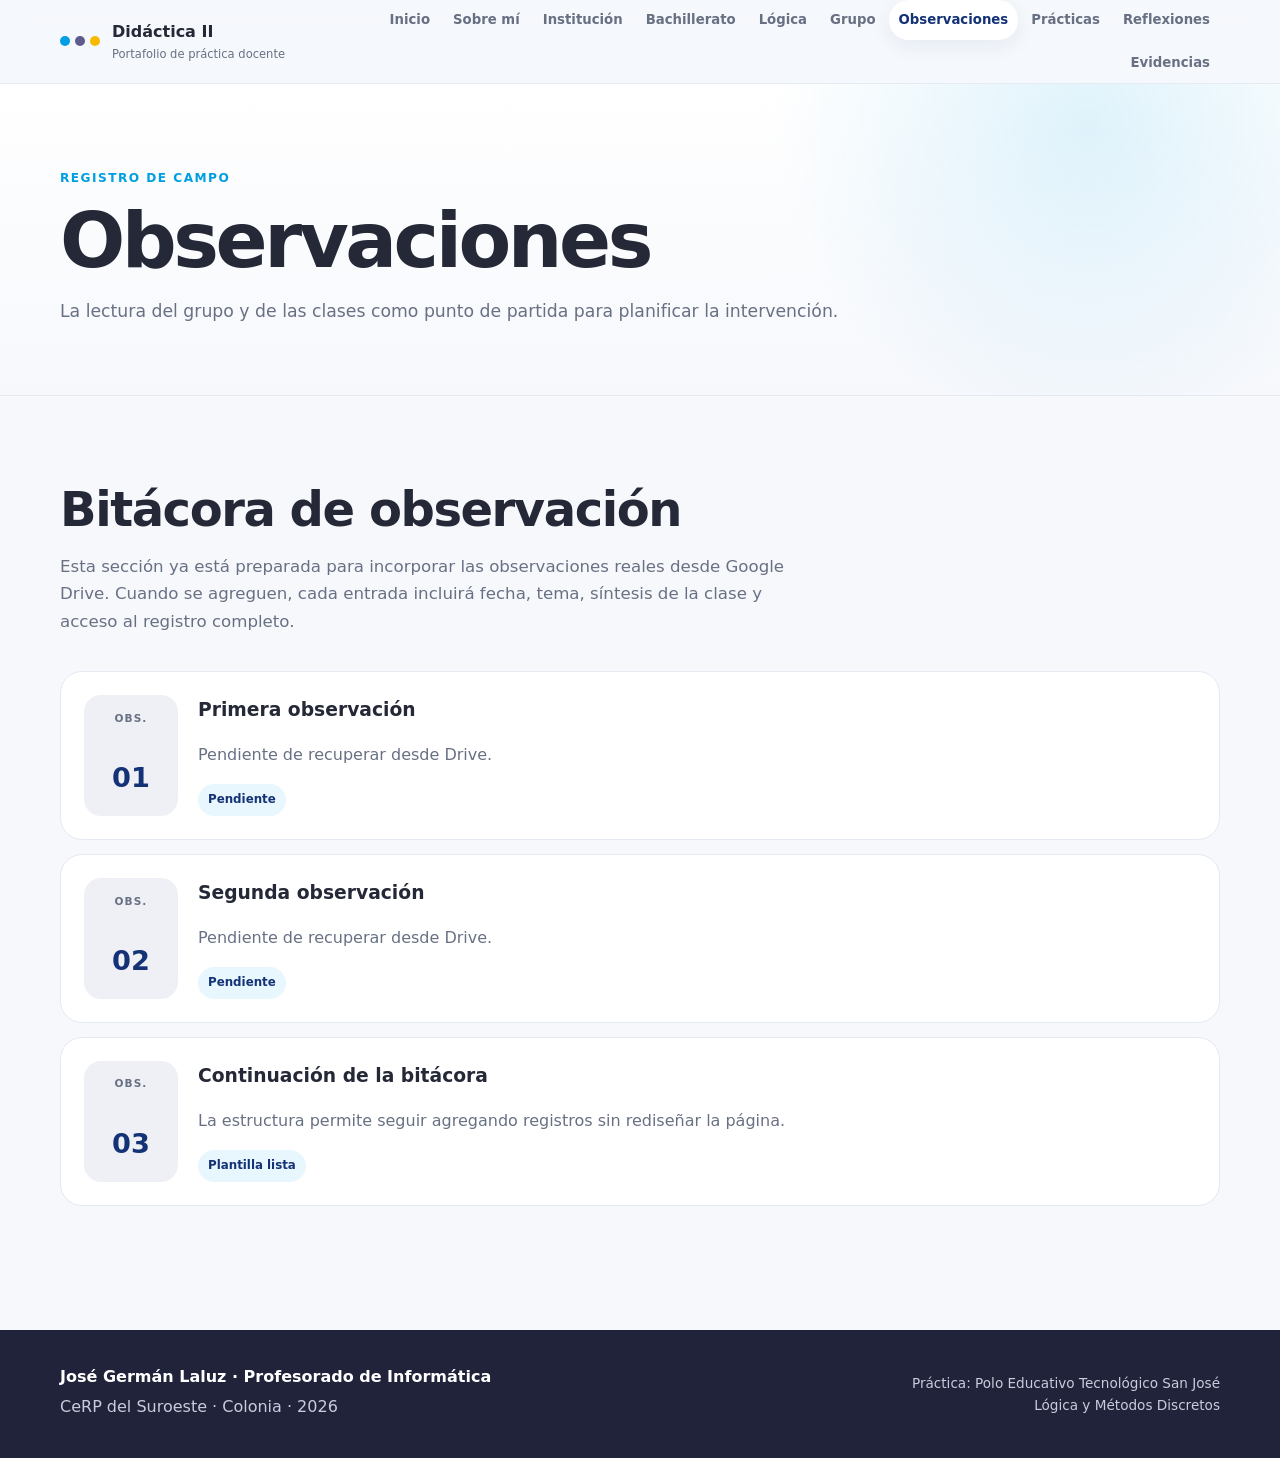
<file: observaciones.html>
<!doctype html>
<html lang="es">
<head>
  <meta charset="utf-8">
  <meta name="viewport" content="width=device-width,initial-scale=1">
  <meta name="description" content="Portafolio de Didáctica II - José Germán Laluz">
  <title>Observaciones | Didáctica II</title>
  <link rel="stylesheet" href="css/estilos.css?v=2">
</head>
<body>
<header class="site-header">
  <div class="container nav-wrap">
    <a class="brand" href="index.html">
      <span class="brand-mark"><i></i><i></i><i></i></span>
      <span><strong>Didáctica II</strong><small>Portafolio de práctica docente</small></span>
    </a>
    <button class="menu-toggle" aria-label="Abrir menú" aria-expanded="false"><span></span><span></span><span></span></button>
    <nav class="main-nav"><a href="index.html">Inicio</a>
<a href="sobre-mi.html">Sobre mí</a>
<a href="institucion.html">Institución</a>
<a href="bachillerato.html">Bachillerato</a>
<a href="logica.html">Lógica</a>
<a href="grupo.html">Grupo</a>
<a href="observaciones.html" class="active">Observaciones</a>
<a href="practicas.html">Prácticas</a>
<a href="reflexiones.html">Reflexiones</a>
<a href="evidencias.html">Evidencias</a></nav>
  </div>
</header>
<main>

<section class="page-hero">
  <div class="container">
    <span class="eyebrow">REGISTRO DE CAMPO</span>
    <h1>Observaciones</h1>
    <p>La lectura del grupo y de las clases como punto de partida para planificar la intervención.</p>
  </div>
</section>

<section class="section">
  <div class="container">
    <div class="section-heading reveal">
      <h2>Bitácora de observación</h2>
      <p>
        Esta sección ya está preparada para incorporar las observaciones reales desde Google Drive.
        Cuando se agreguen, cada entrada incluirá fecha, tema, síntesis de la clase y acceso al registro completo.
      </p>
    </div>

    <div class="observation-list">
      <article class="observation-card reveal">
        <div class="obs-date"><span>OBS.</span><strong>01</strong></div>
        <div><h3>Primera observación</h3><p>Pendiente de recuperar desde Drive.</p><span class="status">Pendiente</span></div>
      </article>
      <article class="observation-card reveal">
        <div class="obs-date"><span>OBS.</span><strong>02</strong></div>
        <div><h3>Segunda observación</h3><p>Pendiente de recuperar desde Drive.</p><span class="status">Pendiente</span></div>
      </article>
      <article class="observation-card reveal">
        <div class="obs-date"><span>OBS.</span><strong>03</strong></div>
        <div><h3>Continuación de la bitácora</h3><p>La estructura permite seguir agregando registros sin rediseñar la página.</p><span class="status">Plantilla lista</span></div>
      </article>
    </div>
  </div>
</section>

</main>
<footer class="site-footer">
  <div class="container footer-grid">
    <div>
      <strong>José Germán Laluz · Profesorado de Informática</strong>
      <p>CeRP del Suroeste · Colonia · 2026</p>
    </div>
    <div class="footer-right">
      <span>Práctica: Polo Educativo Tecnológico San José</span>
      <span>Lógica y Métodos Discretos</span>
    </div>
  </div>
</footer>
<script src="js/sitio.js?v=2"></script>
</body>
</html>
</file>
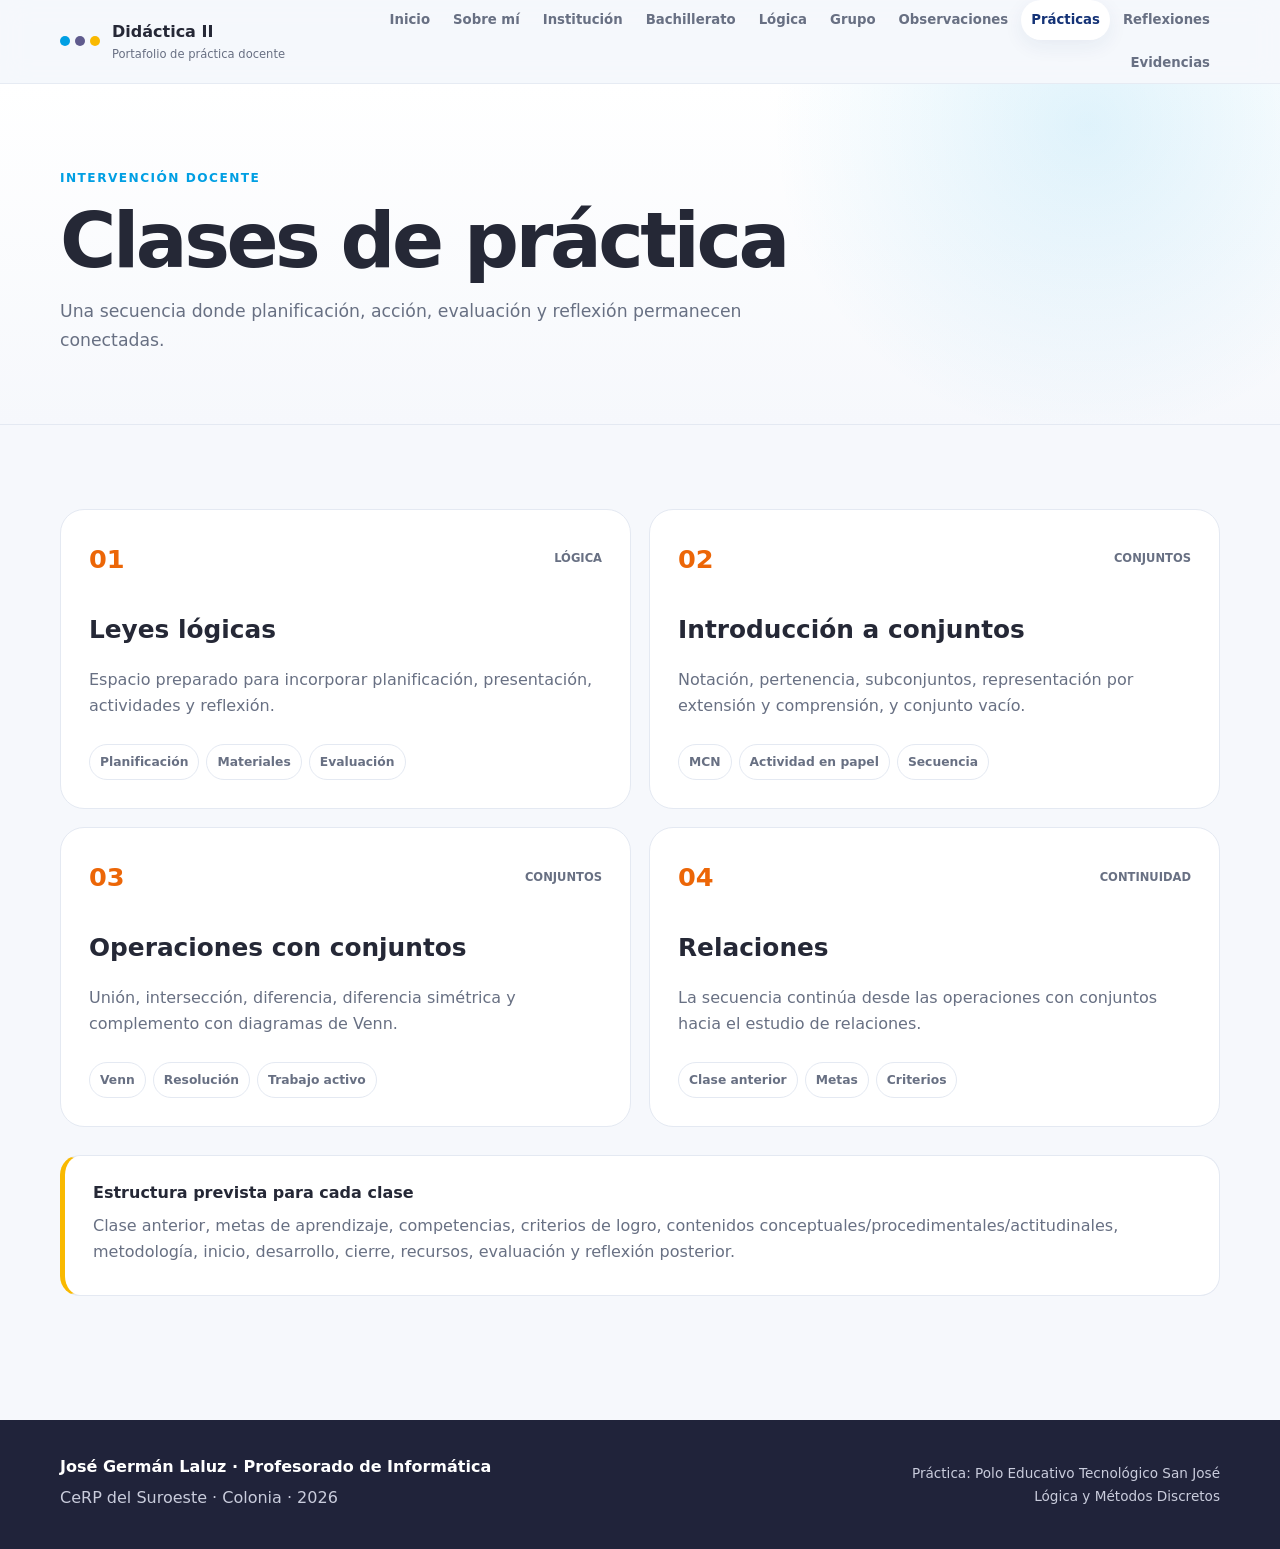
<file: practicas.html>
<!doctype html>
<html lang="es">
<head>
  <meta charset="utf-8">
  <meta name="viewport" content="width=device-width,initial-scale=1">
  <meta name="description" content="Portafolio de Didáctica II - José Germán Laluz">
  <title>Prácticas | Didáctica II</title>
  <link rel="stylesheet" href="css/estilos.css?v=2">
</head>
<body>
<header class="site-header">
  <div class="container nav-wrap">
    <a class="brand" href="index.html">
      <span class="brand-mark"><i></i><i></i><i></i></span>
      <span><strong>Didáctica II</strong><small>Portafolio de práctica docente</small></span>
    </a>
    <button class="menu-toggle" aria-label="Abrir menú" aria-expanded="false"><span></span><span></span><span></span></button>
    <nav class="main-nav"><a href="index.html">Inicio</a>
<a href="sobre-mi.html">Sobre mí</a>
<a href="institucion.html">Institución</a>
<a href="bachillerato.html">Bachillerato</a>
<a href="logica.html">Lógica</a>
<a href="grupo.html">Grupo</a>
<a href="observaciones.html">Observaciones</a>
<a href="practicas.html" class="active">Prácticas</a>
<a href="reflexiones.html">Reflexiones</a>
<a href="evidencias.html">Evidencias</a></nav>
  </div>
</header>
<main>

<section class="page-hero">
  <div class="container">
    <span class="eyebrow">INTERVENCIÓN DOCENTE</span>
    <h1>Clases de práctica</h1>
    <p>Una secuencia donde planificación, acción, evaluación y reflexión permanecen conectadas.</p>
  </div>
</section>

<section class="section">
  <div class="container">
    <div class="practice-grid">
      <article class="practice-card reveal">
        <div class="practice-head"><span class="practice-index">01</span><span class="practice-type">Lógica</span></div>
        <h2>Leyes lógicas</h2>
        <p>Espacio preparado para incorporar planificación, presentación, actividades y reflexión.</p>
        <div class="practice-meta"><span>Planificación</span><span>Materiales</span><span>Evaluación</span></div>
      </article>

      <article class="practice-card reveal">
        <div class="practice-head"><span class="practice-index">02</span><span class="practice-type">Conjuntos</span></div>
        <h2>Introducción a conjuntos</h2>
        <p>Notación, pertenencia, subconjuntos, representación por extensión y comprensión, y conjunto vacío.</p>
        <div class="practice-meta"><span>MCN</span><span>Actividad en papel</span><span>Secuencia</span></div>
      </article>

      <article class="practice-card reveal">
        <div class="practice-head"><span class="practice-index">03</span><span class="practice-type">Conjuntos</span></div>
        <h2>Operaciones con conjuntos</h2>
        <p>Unión, intersección, diferencia, diferencia simétrica y complemento con diagramas de Venn.</p>
        <div class="practice-meta"><span>Venn</span><span>Resolución</span><span>Trabajo activo</span></div>
      </article>

      <article class="practice-card reveal">
        <div class="practice-head"><span class="practice-index">04</span><span class="practice-type">Continuidad</span></div>
        <h2>Relaciones</h2>
        <p>La secuencia continúa desde las operaciones con conjuntos hacia el estudio de relaciones.</p>
        <div class="practice-meta"><span>Clase anterior</span><span>Metas</span><span>Criterios</span></div>
      </article>
    </div>

    <div class="callout reveal">
      <strong>Estructura prevista para cada clase</strong>
      <p>
        Clase anterior, metas de aprendizaje, competencias, criterios de logro,
        contenidos conceptuales/procedimentales/actitudinales, metodología,
        inicio, desarrollo, cierre, recursos, evaluación y reflexión posterior.
      </p>
    </div>
  </div>
</section>

</main>
<footer class="site-footer">
  <div class="container footer-grid">
    <div>
      <strong>José Germán Laluz · Profesorado de Informática</strong>
      <p>CeRP del Suroeste · Colonia · 2026</p>
    </div>
    <div class="footer-right">
      <span>Práctica: Polo Educativo Tecnológico San José</span>
      <span>Lógica y Métodos Discretos</span>
    </div>
  </div>
</footer>
<script src="js/sitio.js?v=2"></script>
</body>
</html>
</file>
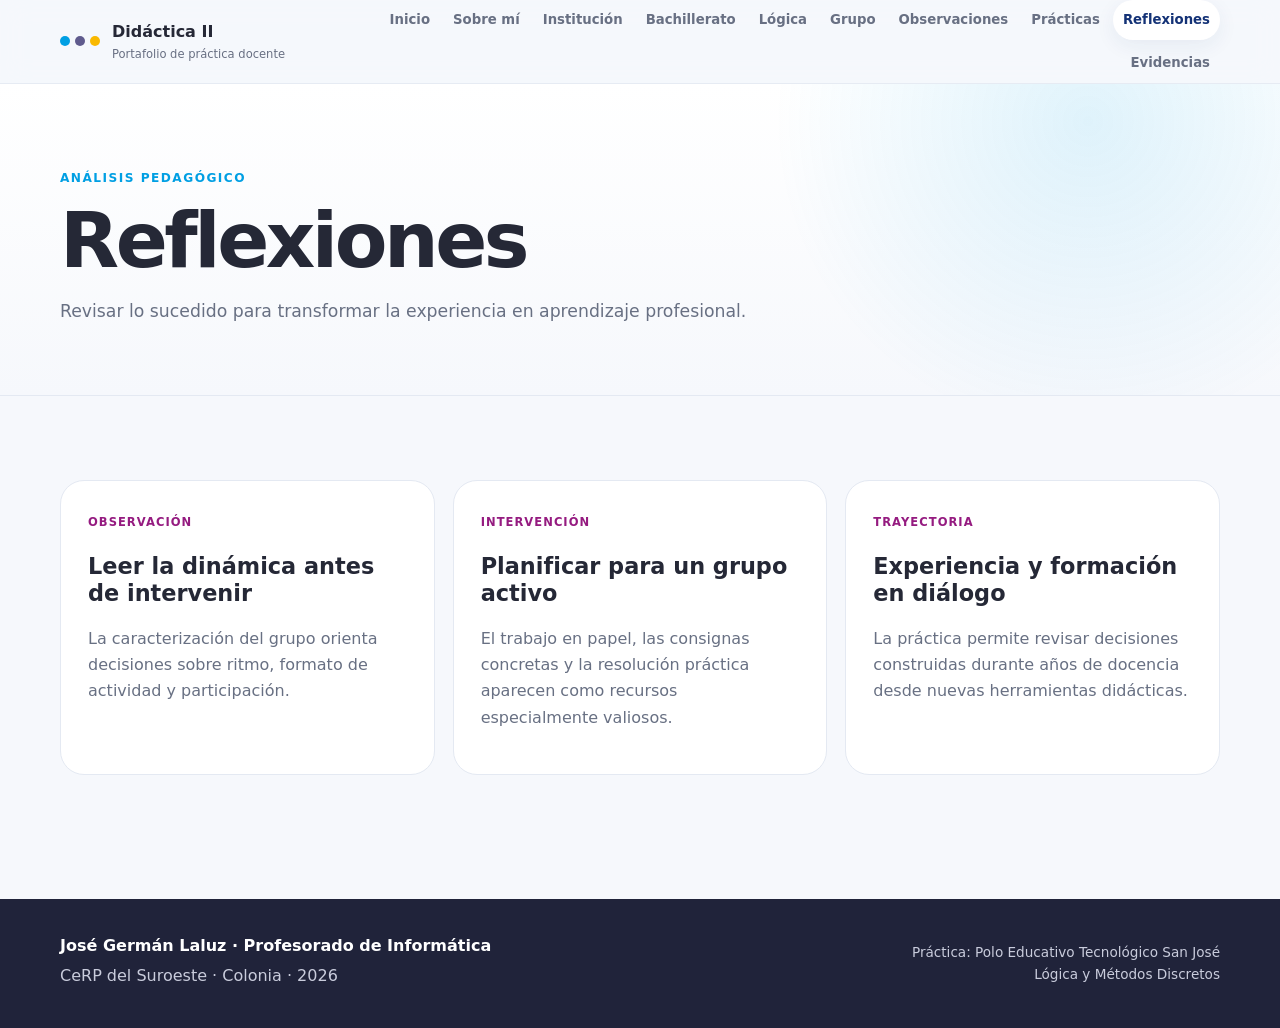
<file: reflexiones.html>
<!doctype html>
<html lang="es">
<head>
  <meta charset="utf-8">
  <meta name="viewport" content="width=device-width,initial-scale=1">
  <meta name="description" content="Portafolio de Didáctica II - José Germán Laluz">
  <title>Reflexiones | Didáctica II</title>
  <link rel="stylesheet" href="css/estilos.css?v=2">
</head>
<body>
<header class="site-header">
  <div class="container nav-wrap">
    <a class="brand" href="index.html">
      <span class="brand-mark"><i></i><i></i><i></i></span>
      <span><strong>Didáctica II</strong><small>Portafolio de práctica docente</small></span>
    </a>
    <button class="menu-toggle" aria-label="Abrir menú" aria-expanded="false"><span></span><span></span><span></span></button>
    <nav class="main-nav"><a href="index.html">Inicio</a>
<a href="sobre-mi.html">Sobre mí</a>
<a href="institucion.html">Institución</a>
<a href="bachillerato.html">Bachillerato</a>
<a href="logica.html">Lógica</a>
<a href="grupo.html">Grupo</a>
<a href="observaciones.html">Observaciones</a>
<a href="practicas.html">Prácticas</a>
<a href="reflexiones.html" class="active">Reflexiones</a>
<a href="evidencias.html">Evidencias</a></nav>
  </div>
</header>
<main>

<section class="page-hero">
  <div class="container">
    <span class="eyebrow">ANÁLISIS PEDAGÓGICO</span>
    <h1>Reflexiones</h1>
    <p>Revisar lo sucedido para transformar la experiencia en aprendizaje profesional.</p>
  </div>
</section>

<section class="section">
  <div class="container reflection-grid">
    <article class="reflection-card reveal">
      <span class="reflection-tag">OBSERVACIÓN</span>
      <h2>Leer la dinámica antes de intervenir</h2>
      <p>La caracterización del grupo orienta decisiones sobre ritmo, formato de actividad y participación.</p>
    </article>
    <article class="reflection-card reveal">
      <span class="reflection-tag">INTERVENCIÓN</span>
      <h2>Planificar para un grupo activo</h2>
      <p>El trabajo en papel, las consignas concretas y la resolución práctica aparecen como recursos especialmente valiosos.</p>
    </article>
    <article class="reflection-card reveal">
      <span class="reflection-tag">TRAYECTORIA</span>
      <h2>Experiencia y formación en diálogo</h2>
      <p>La práctica permite revisar decisiones construidas durante años de docencia desde nuevas herramientas didácticas.</p>
    </article>
  </div>
</section>

</main>
<footer class="site-footer">
  <div class="container footer-grid">
    <div>
      <strong>José Germán Laluz · Profesorado de Informática</strong>
      <p>CeRP del Suroeste · Colonia · 2026</p>
    </div>
    <div class="footer-right">
      <span>Práctica: Polo Educativo Tecnológico San José</span>
      <span>Lógica y Métodos Discretos</span>
    </div>
  </div>
</footer>
<script src="js/sitio.js?v=2"></script>
</body>
</html>
</file>
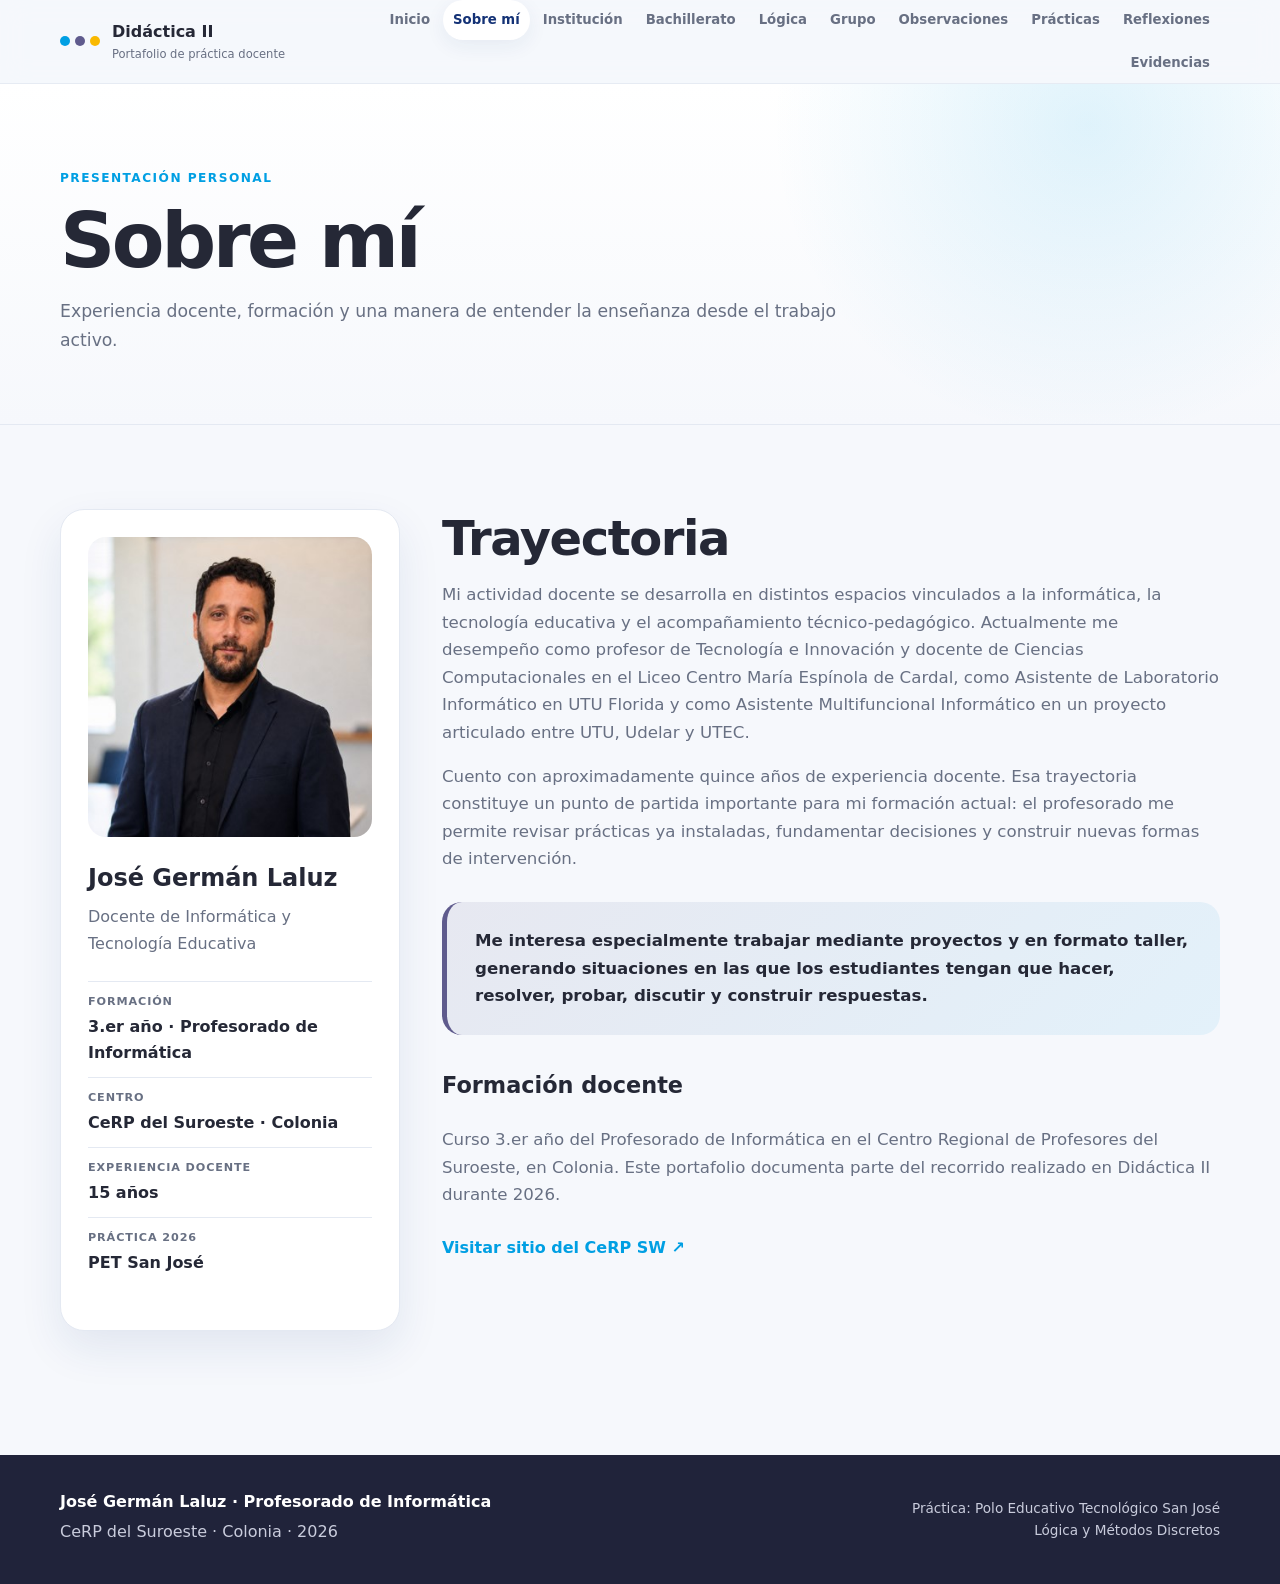
<file: sobre-mi.html>
<!doctype html>
<html lang="es">
<head>
  <meta charset="utf-8">
  <meta name="viewport" content="width=device-width,initial-scale=1">
  <meta name="description" content="Portafolio de Didáctica II - José Germán Laluz">
  <title>Sobre mí | Didáctica II</title>
  <link rel="stylesheet" href="css/estilos.css?v=2">
</head>
<body>
<header class="site-header">
  <div class="container nav-wrap">
    <a class="brand" href="index.html">
      <span class="brand-mark"><i></i><i></i><i></i></span>
      <span><strong>Didáctica II</strong><small>Portafolio de práctica docente</small></span>
    </a>
    <button class="menu-toggle" aria-label="Abrir menú" aria-expanded="false"><span></span><span></span><span></span></button>
    <nav class="main-nav"><a href="index.html">Inicio</a>
<a href="sobre-mi.html" class="active">Sobre mí</a>
<a href="institucion.html">Institución</a>
<a href="bachillerato.html">Bachillerato</a>
<a href="logica.html">Lógica</a>
<a href="grupo.html">Grupo</a>
<a href="observaciones.html">Observaciones</a>
<a href="practicas.html">Prácticas</a>
<a href="reflexiones.html">Reflexiones</a>
<a href="evidencias.html">Evidencias</a></nav>
  </div>
</header>
<main>

<section class="page-hero">
  <div class="container">
    <span class="eyebrow">PRESENTACIÓN PERSONAL</span>
    <h1>Sobre mí</h1>
    <p>Experiencia docente, formación y una manera de entender la enseñanza desde el trabajo activo.</p>
  </div>
</section>

<section class="section">
  <div class="container profile-layout">
    <aside class="profile-card reveal">
      <div class="profile-photo">
        <img src="assets/img/foto-german.jpg" alt="José Germán Laluz"
             onerror="this.parentElement.classList.add('missing')">
        <div class="missing-photo">
          <strong>Foto personal</strong>
          <span>Subir como assets/img/foto-german.jpg</span>
        </div>
      </div>
      <h2>José Germán Laluz</h2>
      <p>Docente de Informática y Tecnología Educativa</p>
      <dl>
        <div><dt>Formación</dt><dd>3.er año · Profesorado de Informática</dd></div>
        <div><dt>Centro</dt><dd>CeRP del Suroeste · Colonia</dd></div>
        <div><dt>Experiencia docente</dt><dd>15 años</dd></div>
        <div><dt>Práctica 2026</dt><dd>PET San José</dd></div>
      </dl>
    </aside>

    <article class="prose reveal">
      <h2>Trayectoria</h2>
      <p>
        Mi actividad docente se desarrolla en distintos espacios vinculados a la informática,
        la tecnología educativa y el acompañamiento técnico-pedagógico. Actualmente me desempeño
        como profesor de Tecnología e Innovación y docente de Ciencias Computacionales en el
        Liceo Centro María Espínola de Cardal, como Asistente de Laboratorio Informático en UTU Florida
        y como Asistente Multifuncional Informático en un proyecto articulado entre UTU, Udelar y UTEC.
      </p>
      <p>
        Cuento con aproximadamente quince años de experiencia docente. Esa trayectoria constituye
        un punto de partida importante para mi formación actual: el profesorado me permite revisar
        prácticas ya instaladas, fundamentar decisiones y construir nuevas formas de intervención.
      </p>

      <div class="quote-panel">
        <p>
          Me interesa especialmente trabajar mediante proyectos y en formato taller, generando
          situaciones en las que los estudiantes tengan que hacer, resolver, probar, discutir y
          construir respuestas.
        </p>
      </div>

      <h3>Formación docente</h3>
      <p>
        Curso 3.er año del Profesorado de Informática en el Centro Regional de Profesores del Suroeste,
        en Colonia. Este portafolio documenta parte del recorrido realizado en Didáctica II durante 2026.
      </p>
      <a class="text-link" href="https://cerpsw.cfe.edu.uy/" target="_blank" rel="noopener">Visitar sitio del CeRP SW ↗</a>
    </article>
  </div>
</section>

</main>
<footer class="site-footer">
  <div class="container footer-grid">
    <div>
      <strong>José Germán Laluz · Profesorado de Informática</strong>
      <p>CeRP del Suroeste · Colonia · 2026</p>
    </div>
    <div class="footer-right">
      <span>Práctica: Polo Educativo Tecnológico San José</span>
      <span>Lógica y Métodos Discretos</span>
    </div>
  </div>
</footer>
<script src="js/sitio.js?v=2"></script>
</body>
</html>
</file>
<file: css/estilos.css>
:root{
  --cyan:#009FE3; --purple:#5F5B8D; --blue:#143276; --yellow:#F9B900;
  --orange:#EC6607; --magenta:#951B80; --bg:#F6F8FC; --white:#fff;
  --text:#252836; --muted:#687083; --border:#E4E9F2;
  --shadow:0 18px 44px rgba(20,50,118,.09); --radius:24px;
}
*{box-sizing:border-box}
html{scroll-behavior:smooth}
body{margin:0;font-family:Inter,ui-sans-serif,system-ui,-apple-system,BlinkMacSystemFont,"Segoe UI",sans-serif;background:var(--bg);color:var(--text);line-height:1.65}
a{text-decoration:none;color:inherit} img{max-width:100%;display:block}
.container{width:min(1160px,calc(100% - 40px));margin-inline:auto}
.site-header{position:sticky;top:0;z-index:50;background:rgba(246,248,252,.9);backdrop-filter:blur(14px);border-bottom:1px solid rgba(228,233,242,.9)}
.nav-wrap{min-height:78px;display:flex;align-items:center;gap:24px;justify-content:space-between}
.brand{display:flex;align-items:center;gap:12px;flex-shrink:0}.brand strong{display:block}.brand small{display:block;color:var(--muted);font-size:.72rem}
.brand-mark{display:flex;gap:5px}.brand-mark i{width:10px;height:10px;border-radius:50%;display:block}.brand-mark i:nth-child(1){background:var(--cyan)}.brand-mark i:nth-child(2){background:var(--purple)}.brand-mark i:nth-child(3){background:var(--yellow)}
.main-nav{display:flex;gap:3px;flex-wrap:wrap;justify-content:flex-end}.main-nav a{padding:9px 10px;border-radius:999px;font-size:.83rem;color:var(--muted);font-weight:750}.main-nav a:hover,.main-nav a.active{background:#fff;color:var(--blue);box-shadow:0 6px 20px rgba(20,50,118,.07)}
.menu-toggle{display:none;border:0;background:transparent;width:44px;height:44px}.menu-toggle span{display:block;height:2px;background:var(--text);margin:6px 0}

.hero{position:relative;overflow:hidden;padding:96px 0 76px}.hero-bg{position:absolute;inset:0;background:radial-gradient(circle at 8% 10%,rgba(0,159,227,.16),transparent 30%),radial-gradient(circle at 90% 16%,rgba(95,91,141,.15),transparent 29%),linear-gradient(180deg,#fff 0%,var(--bg) 100%)}
.hero-grid{position:relative;display:grid;grid-template-columns:1.1fr .9fr;gap:54px;align-items:center}
.eyebrow{display:inline-block;color:var(--cyan);font-size:.76rem;font-weight:900;letter-spacing:.12em;margin-bottom:14px}
.hero h1,.page-hero h1{margin:0;line-height:1.02;letter-spacing:-.045em}.hero h1{font-size:clamp(3rem,6.4vw,5.7rem)}.hero h1 span{color:var(--purple)}
.lead{font-size:1.13rem;color:var(--muted);max-width:760px;margin:26px 0}.hero-actions,.link-row{display:flex;gap:12px;flex-wrap:wrap}.hero-actions{margin:28px 0 22px}
.btn{display:inline-flex;min-height:48px;padding:0 20px;align-items:center;justify-content:center;border-radius:14px;font-weight:800;transition:.2s}.btn:hover{transform:translateY(-2px)}.btn-primary{background:var(--cyan);color:#fff;box-shadow:0 13px 26px rgba(0,159,227,.23)}.btn-secondary{background:#fff;color:var(--purple);border:1px solid var(--border)}.btn.small{min-height:40px;padding:0 14px;font-size:.9rem}
.meta-row{display:flex;gap:8px;flex-wrap:wrap}.meta-row span,.practice-meta span{padding:7px 10px;border-radius:999px;background:#fff;border:1px solid var(--border);font-size:.77rem;font-weight:700;color:var(--muted)}
.cover-card{background:#fff;border:1px solid var(--border);border-radius:30px;overflow:hidden;box-shadow:var(--shadow)}.cover-photo{height:310px;position:relative;background:linear-gradient(135deg,rgba(0,159,227,.10),rgba(95,91,141,.12));overflow:hidden}.cover-photo img,.photo-frame img,.profile-photo img{width:100%;height:100%;object-fit:cover}.cover-brand{display:flex;align-items:center;gap:18px;padding:22px 26px}.cover-brand img{width:62px;height:72px;object-fit:contain}.cover-brand span{display:block;color:var(--muted);font-size:.72rem;text-transform:uppercase;font-weight:900;letter-spacing:.08em}.cover-brand strong{display:block;font-size:1.05rem}
.missing-photo{display:none;position:absolute;inset:0;place-items:center;text-align:center;color:var(--muted);padding:20px}.missing-photo strong{display:block;color:var(--purple);font-size:1.1rem}.missing-photo span{display:block;font-size:.82rem}.missing .missing-photo{display:grid}.missing img{display:none}

.section{padding:84px 0}.section-soft{background:#fff}.section-heading{max-width:760px;margin-bottom:36px}.section-heading h2,.prose h2{font-size:clamp(2rem,4vw,3rem);letter-spacing:-.03em;line-height:1.1;margin:.2rem 0 1rem}.section-heading p,.prose p{color:var(--muted);font-size:1.04rem}
.card-grid{display:grid;grid-template-columns:repeat(3,1fr);gap:18px}.feature-card{position:relative;background:#fff;border:1px solid var(--border);border-radius:var(--radius);padding:27px;min-height:220px;transition:.22s;overflow:hidden}.feature-card:before{content:"";position:absolute;top:0;left:0;right:0;height:5px;background:var(--accent)}.feature-card:hover{transform:translateY(-5px);box-shadow:var(--shadow)}.feature-card>span{color:var(--accent);font-weight:900}.feature-card h3{font-size:1.35rem;margin:28px 0 8px}.feature-card p{color:var(--muted);margin:0}.accent-cyan{--accent:var(--cyan)}.accent-purple{--accent:var(--purple)}.accent-blue{--accent:var(--blue)}.accent-orange{--accent:var(--orange)}.accent-magenta{--accent:var(--magenta)}.accent-yellow{--accent:var(--yellow)}

.page-hero{padding:80px 0 52px;background:radial-gradient(circle at 85% 12%,rgba(0,159,227,.12),transparent 28%),linear-gradient(180deg,#fff,var(--bg));border-bottom:1px solid var(--border)}.page-hero h1{font-size:clamp(3rem,6vw,5.2rem)}.page-hero p{max-width:780px;color:var(--muted);font-size:1.08rem}
.profile-layout{display:grid;grid-template-columns:340px 1fr;gap:42px;align-items:start}.profile-card,.info-card,.node-card,.summary-card,.decision-card{background:#fff;border:1px solid var(--border);border-radius:var(--radius);padding:27px;box-shadow:var(--shadow)}.profile-photo{height:300px;position:relative;background:linear-gradient(135deg,rgba(0,159,227,.10),rgba(95,91,141,.12));border-radius:18px;overflow:hidden;margin-bottom:22px}.profile-card h2{margin:0}.profile-card>p{color:var(--muted);margin-top:6px}.profile-card dl{margin-top:24px}.profile-card dl div{padding:11px 0;border-top:1px solid var(--border)}.profile-card dt{font-size:.7rem;text-transform:uppercase;font-weight:900;color:var(--muted);letter-spacing:.08em}.profile-card dd{margin:2px 0 0;font-weight:700}
.prose{max-width:830px}.prose h3{font-size:1.4rem;margin-top:32px}.quote-panel{margin:30px 0;padding:25px 28px;background:linear-gradient(135deg,rgba(95,91,141,.10),rgba(0,159,227,.08));border-left:5px solid var(--purple);border-radius:20px}.quote-panel p{margin:0;color:var(--text);font-weight:650}.text-link{display:inline-block;margin-top:10px;color:var(--cyan);font-weight:850}

.institution-intro{display:grid;grid-template-columns:1.1fr .9fr;gap:46px;align-items:center}.photo-stack{position:relative;min-height:500px}.photo-frame{position:absolute;width:78%;height:300px;border-radius:24px;overflow:hidden;background:#fff;border:1px solid var(--border);box-shadow:var(--shadow)}.photo-frame.offset{right:0;bottom:0;width:70%;height:280px}.photo-frame .missing-photo{background:linear-gradient(135deg,rgba(0,159,227,.08),rgba(95,91,141,.10))}
.stat-grid{display:grid;grid-template-columns:repeat(4,1fr);gap:14px}.stat-card{background:#fff;border:1px solid var(--border);border-radius:20px;padding:23px}.stat-card strong{display:block;color:var(--purple);font-size:2rem}.stat-card span{color:var(--muted)}
.info-columns{display:grid;grid-template-columns:repeat(2,1fr);gap:18px}.info-card h3,.node-card h3{margin-top:0}.info-card p,.node-card p{color:var(--muted)}.top-gap{margin-top:34px}.content-grid{display:grid;grid-template-columns:1.2fr .8fr;gap:34px;align-items:start}.node-card img{max-width:240px;margin:0 auto 18px}.summary-card>strong{display:block;font-size:1.7rem;margin:8px 0 20px}.summary-label{font-size:.72rem;color:var(--cyan);font-weight:900;text-transform:uppercase;letter-spacing:.09em}.summary-line{display:flex;justify-content:space-between;gap:12px;padding:11px 0;border-top:1px solid var(--border);color:var(--muted)}.summary-line b{color:var(--text);text-align:right}
.timeline{display:grid;gap:13px}.timeline-item{display:grid;grid-template-columns:70px 1fr;gap:18px;background:#fff;border:1px solid var(--border);border-radius:20px;padding:21px}.timeline-item>span{width:50px;height:50px;border-radius:15px;background:rgba(0,159,227,.10);display:grid;place-items:center;color:var(--cyan);font-weight:900}.timeline-item h3{margin:0 0 4px}.timeline-item p{margin:0;color:var(--muted)}
.callout{margin-top:28px;padding:24px 28px;background:#fff;border:1px solid var(--border);border-radius:20px;border-left:5px solid var(--yellow)}.callout p{margin:6px 0;color:var(--muted)}
.decision-card{border-top:5px solid var(--orange)}.decision-card h3{font-size:1.5rem;line-height:1.15;margin:12px 0}.decision-card p{color:var(--muted)}
.observation-list{display:grid;gap:14px}.observation-card{display:grid;grid-template-columns:94px 1fr;gap:20px;padding:23px;background:#fff;border:1px solid var(--border);border-radius:22px}.obs-date{display:grid;place-items:center;background:rgba(20,50,118,.07);border-radius:17px}.obs-date span{font-size:.66rem;font-weight:900;letter-spacing:.1em;color:var(--muted)}.obs-date strong{font-size:1.7rem;color:var(--blue)}.observation-card h3{margin:0}.observation-card p{color:var(--muted)}.status{display:inline-block;padding:6px 10px;background:rgba(0,159,227,.09);border-radius:999px;color:var(--blue);font-size:.74rem;font-weight:800}
.practice-grid{display:grid;grid-template-columns:repeat(2,1fr);gap:18px}.practice-card{background:#fff;border:1px solid var(--border);border-radius:24px;padding:28px;min-height:270px}.practice-head{display:flex;justify-content:space-between;align-items:center}.practice-index{font-size:1.6rem;color:var(--orange);font-weight:900}.practice-type{font-size:.72rem;color:var(--muted);font-weight:900;text-transform:uppercase}.practice-card h2{font-size:1.55rem;margin:30px 0 10px}.practice-card p{color:var(--muted)}.practice-meta{display:flex;gap:7px;flex-wrap:wrap;margin-top:24px}
.reflection-grid{display:grid;grid-template-columns:repeat(3,1fr);gap:18px}.reflection-card{background:#fff;border:1px solid var(--border);border-radius:24px;padding:27px}.reflection-tag{font-size:.72rem;color:var(--magenta);font-weight:900;letter-spacing:.09em}.reflection-card h2{font-size:1.4rem;line-height:1.2}.reflection-card p{color:var(--muted)}
.evidence-grid{display:grid;grid-template-columns:repeat(4,1fr);gap:16px}.evidence-card{background:#fff;border:1px solid var(--border);border-radius:22px;padding:24px}.evidence-icon{width:50px;height:50px;border-radius:16px;display:grid;place-items:center;background:rgba(0,159,227,.10);color:var(--cyan);font-weight:900}.evidence-card p{color:var(--muted);margin-bottom:0}

.site-footer{margin-top:40px;padding:34px 0;background:#20233a;color:#fff}.footer-grid{display:flex;justify-content:space-between;gap:28px;align-items:center}.site-footer p{margin:4px 0;color:#c9ccdc}.footer-right{display:flex;flex-direction:column;text-align:right;color:#c9ccdc;font-size:.85rem}
.reveal{opacity:0;transform:translateY(16px);transition:.55s}.reveal.visible{opacity:1;transform:none}

@media(max-width:1000px){
 .main-nav{display:none;position:absolute;left:20px;right:20px;top:70px;flex-direction:column;background:#fff;border:1px solid var(--border);border-radius:18px;padding:11px;box-shadow:var(--shadow)}
 .main-nav.open{display:flex}.menu-toggle{display:block}.hero-grid,.profile-layout,.institution-intro,.content-grid{grid-template-columns:1fr}.card-grid{grid-template-columns:repeat(2,1fr)}.stat-grid,.evidence-grid{grid-template-columns:repeat(2,1fr)}.reflection-grid{grid-template-columns:1fr}.photo-stack{min-height:520px}
}
@media(max-width:700px){
 .container{width:min(100% - 28px,1160px)}.hero{padding:64px 0}.hero h1{font-size:clamp(2.7rem,13vw,4.5rem)}.page-hero{padding:62px 0 40px}.section{padding:62px 0}.card-grid,.practice-grid,.stat-grid,.evidence-grid,.info-columns{grid-template-columns:1fr}.photo-stack{min-height:auto;display:grid;gap:14px}.photo-frame,.photo-frame.offset{position:relative;width:100%;height:260px;right:auto;bottom:auto}.observation-card{grid-template-columns:1fr}.obs-date{min-height:72px;grid-template-columns:auto auto;justify-content:center;gap:10px}.footer-grid{display:grid}.footer-right{text-align:left}.brand small{display:none}
}
@media(prefers-reduced-motion:reduce){*{scroll-behavior:auto!important;transition:none!important}.reveal{opacity:1;transform:none}}
</file>
